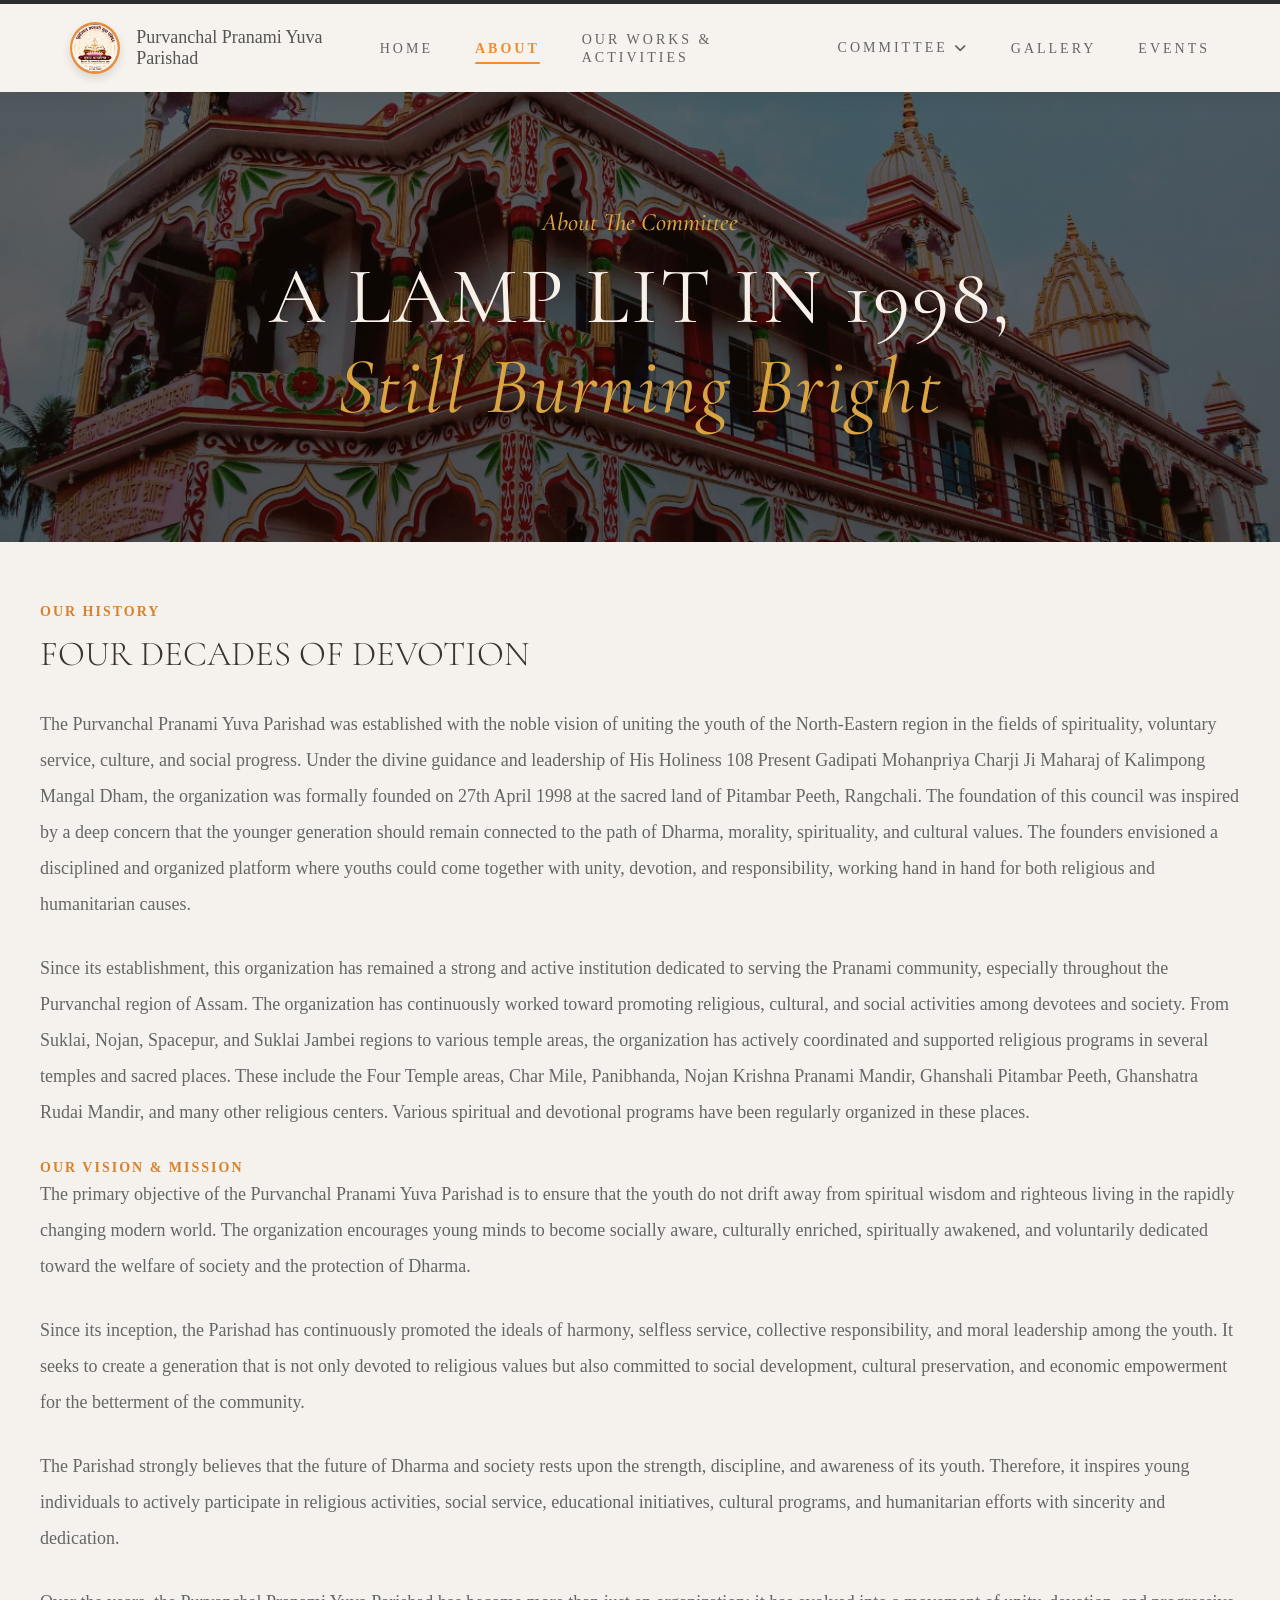
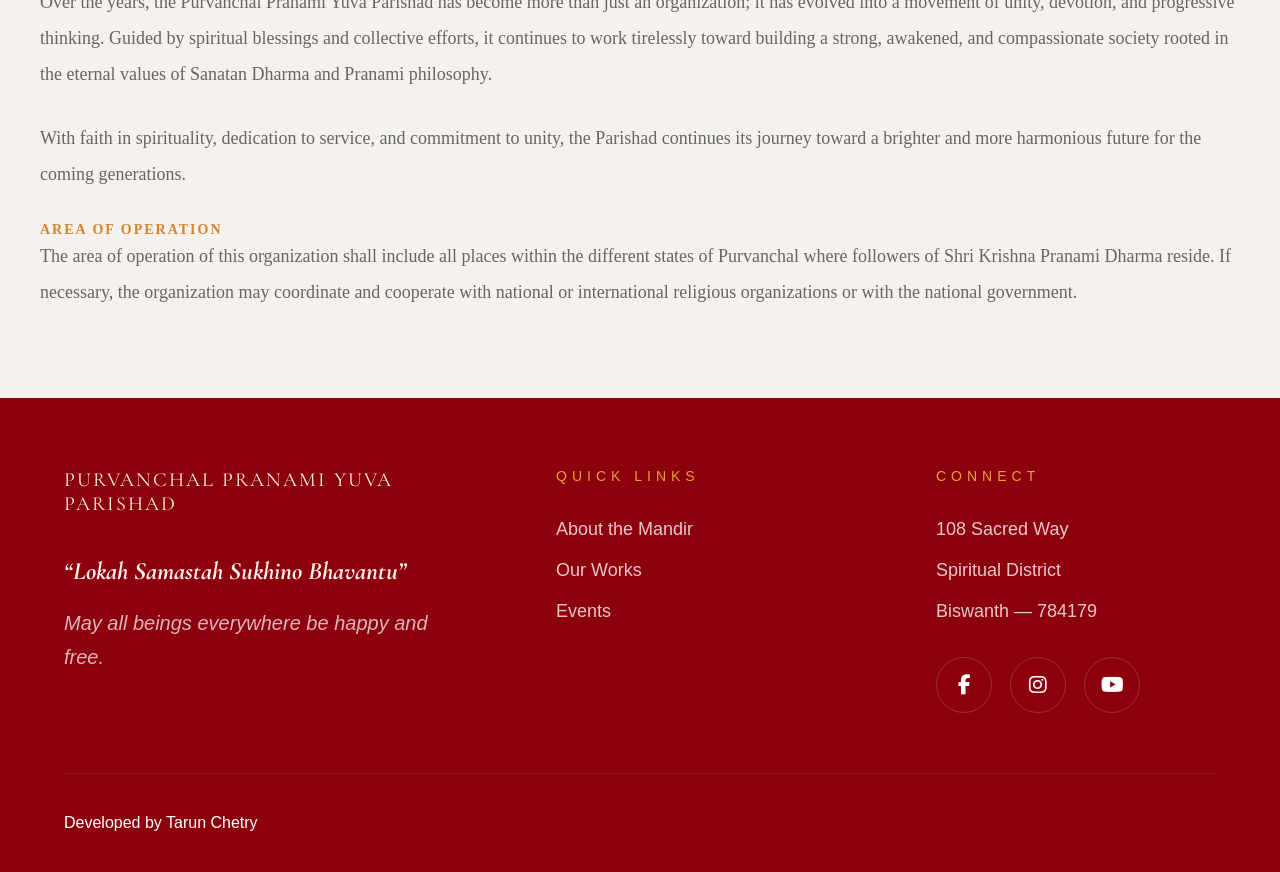
<file: about.html>
<!DOCTYPE html>
<html lang="en">
<head>
    <meta charset="UTF-8">
    <meta name="viewport" content="width=device-width, initial-scale=1.0">
    <title>About</title>
    <link href="https://fonts.googleapis.com/css2?family=Cormorant+Garamond:wght@300;400;500;600&family=Inter:wght@300;400;500&display=swap" rel="stylesheet">
    <link rel="stylesheet" href="https://cdnjs.cloudflare.com/ajax/libs/font-awesome/6.5.1/css/all.min.css"/>
    <style>
        * {
      margin: 0;
      padding: 0;
      box-sizing: border-box;
    }

    body {
      /* font-family: "Poppins", sans-serif; */
      background: #f5f2ed;
    }

    /* NAVBAR */
    .navbar {
      width: 100%;
      position: sticky;
      top: 0;
      z-index: 9999;
      background: #f6f2ed;
      border-top: 4px solid #2d2d2d;
      padding: 18px 70px;
      display: flex;
      align-items: center;
      justify-content: space-between;
      box-shadow: 0 4px 18px rgba(0, 0, 0, 0.08);
    }

    /* LEFT LOGO */
    .logo {
      display: flex;
      align-items: center;
      gap: 16px;
    }

    .logo-circle {
      width: 52px;
      height: 52px;
      background: #fff;
      border-radius: 50%;
      display: flex;
      align-items: center;
      justify-content: center;
      overflow: hidden;
      border: 2px solid #ef8c2f;
      box-shadow: 0 4px 10px rgba(0, 0, 0, 0.12);
    }

    .logo-circle img {
      width: 100%;
      height: 100%;
      object-fit: cover;
      display: block;
    }

    .logo-text {
      font-family: "Cinzel", serif;
      font-size: 18px;
      /* letter-spacing: px; */
      color: #555;
      font-weight: 500;
    }

    /* NAV LINKS */
    .nav-links {
      display: flex;
      align-items: center;
      gap: 42px;
      list-style: none;
    }

    .nav-links a {
      text-decoration: none;
      color: #666;
      font-size: 14px;
      font-weight: 400;
      letter-spacing: 3px;
      transition: 0.3s ease;
      position: relative;
    }

    .nav-links a:hover {
      color: #ef8c2f;
    }

    .nav-links .active {
      color: #ef8c2f;
      font-weight: 600;
    }

    .nav-links .active::after {
      content: "";
      position: absolute;
      left: 0;
      right: 0;
      bottom: -8px;
      height: 2px;
      background: #ef8c2f;
      border-radius: 999px;
    }


    /* RESPONSIVE */
    @media (max-width: 1200px) {
      .navbar {
        flex-direction: column;
        gap: 20px;
      }

      .nav-links {
        flex-wrap: wrap;
        justify-content: center;
        gap: 20px;
      }
    }

    @media (max-width: 768px) {
      .navbar {
        padding: 20px;
      }

      .logo-text {
        font-size: 15px;
        letter-spacing: 3px;
      }

      .nav-links a {
        font-size: 12px;
      }

      .darshan-btn {
        padding: 12px 22px;
        font-size: 12px;
      }
    }


    /* HERO SECTION */

    .hero{
      width:100%;
      height:50vh;
      position:relative;
      background:
      linear-gradient(rgba(20,10,5,0.60),rgba(20,10,5,0.65)),
      url('aboutmandir.png') center/cover no-repeat;
      display:flex;
      justify-content:center;
      align-items:center;
      text-align:center;
      padding:20px;
    }

    /* DARK OVERLAY */

    .hero::before{
      content:'';
      position:absolute;
      inset:0;
      background:linear-gradient(
      to bottom,
      /* rgba(72,20,0,0.25), */
      /* rgba(0,0,0,0.45) */
      );
    }

    /* CONTENT */

    .hero-content{
      position:relative;
      z-index:2;
      max-width:1100px;
      color:white;
    }

    /* SANSKRIT TEXT */

    .subtitle{
      color:#d9a441;
      font-size:25px;
      font-family:'Cormorant Garamond', serif;
      font-style:italic;
      margin-bottom:20px;
      font-weight:500;
    }

    /* MAIN TITLE */

    .main-title{
      font-family:'Cormorant Garamond', serif;
      font-size:80px;
      line-height:1;
      font-weight:400;
      letter-spacing:2px;
      color:#f7f1ea;
      text-transform:uppercase;
    }

    .highlight{
      display:block;
      color:#d9a441;
      font-style:italic;
      margin-top:10px;
      text-transform:none;
    }

    /* DESCRIPTION */

    .description{
      max-width:850px;
      margin:35px auto;
      font-size:22px;
      line-height:1.7;
      color:rgba(255,255,255,0.88);
      font-weight:300;
    }

    /* BUTTONS */

    .hero-buttons{
      display:flex;
      justify-content:center;
      gap:22px;
      flex-wrap:wrap;
      margin-top:45px;
    }

    .btn{
      padding:15px 20px;
      text-decoration:none;
      border-radius:20px;
      font-size:15px;
      letter-spacing:1px;
      font-weight:500;
      transition:0.4s ease;
      text-transform:uppercase;
    }

    .primary-btn{
      background:#ef9133;
      color:white;
      box-shadow:0 10px 30px rgba(239,145,51,0.35);
    }

    .primary-btn:hover{
      background:#ff9f3f;
      transform:translateY(-4px);
    }

    .secondary-btn{
      border:1px solid rgba(255,255,255,0.25);
      color:white;
      background:rgba(255,255,255,0.05);
      backdrop-filter:blur(4px);
    }

    .secondary-btn:hover{
      background:white;
      color:#111;
    }

    /* SCROLL ICON */

    .scroll-down{
      position:absolute;
      bottom:28px;
      left:50%;
      transform:translateX(-50%);
      font-size:42px;
      color:rgba(255,255,255,0.7);
      animation:bounce 2s infinite;
      z-index:2;
    }

    @keyframes bounce{
      0%,20%,50%,80%,100%{
        transform:translateX(-50%) translateY(0);
      }

      40%{
        transform:translateX(-50%) translateY(-12px);
      }

      60%{
        transform:translateX(-50%) translateY(-6px);
      }
    }

    /* RESPONSIVE */

    @media(max-width:1200px){

      .main-title{
        font-size:90px;
      }

      .subtitle{
        font-size:28px;
      }
    }

    @media(max-width:768px){

      .hero{
        height:auto;
        min-height:100vh;
        padding:120px 20px;
      }

      .main-title{
        font-size:58px;
      }

      .subtitle{
        font-size:24px;
      }

      .description{
        font-size:18px;
        line-height:1.6;
      }

      .btn{
        width:100%;
        max-width:320px;
      }
    }

    @media(max-width:480px){

      .main-title{
        font-size:46px;
      }

      .subtitle{
        font-size:20px;
      }

      .description{
        font-size:16px;
      }
    }


    .history-section{
      width:100%;
      min-height:100vh;
      display:flex;
      justify-content:center;
      align-items:center;
      padding:60px 20px;
    }

    .history-container{
      max-width:1200px;
      width:100%;
      display:grid;
      /* grid-template-columns:1fr 1fr; */
      gap:60px;
      align-items:center;
    }

    /* .history-image img{
      width:100%;
      height:700px;
      object-fit:cover;
      border-radius:20px;
      box-shadow:0 15px 35px rgba(0,0,0,0.15);
    } */

    .history-content small{
      color:#d9822b;
      letter-spacing:2px;
      text-transform:uppercase;
      font-size:14px;
      font-weight:600;
    }

    .history-content h1{
      font-family:'Cormorant Garamond', serif;
      font-size:35px;
      line-height:0.95;
      font-weight:300;
      margin:18px 0 35px;
      color:#3d332d;
    }

    .history-content p{
      font-size:18px;
      line-height:2;
      margin-bottom:28px;
      color:#666;
    }

    @media(max-width:950px){

      .history-container{
        grid-template-columns:1fr;
      }

      .history-image img{
        height:500px;
      }

      .history-content h1{
        font-size:52px;
      }
    }

    @media(max-width:600px){

      .history-section{
        padding:40px 15px;
      }

      .history-image img{
        height:400px;
      }

      .history-content h1{
        font-size:40px;
      }

      .history-content p{
        font-size:16px;
        line-height:1.8;
      }
    }

    .timing-section{
      width:100%;
      min-height:100vh;
      padding:50px 20px;
      display:flex;
      justify-content:center;
      align-items:flex-start;
    }

    .container{
      width:100%;
      max-width:1200px;
    }

    /* Heading */

    .section-title{
      text-align:center;
      margin-bottom:50px;
    }

    .section-title span{
      display:block;
      color:#e58b3b;
      font-size:14px;
      letter-spacing:2px;
      font-weight:600;
      margin-bottom:15px;
      text-transform:uppercase;
    }

    .section-title h1{
      font-family:'Cormorant Garamond', serif;
      font-size:72px;
      font-weight:300;
      color:#403632;
      line-height:1;
    }

    .underline{
      width:120px;
      height:2px;
      background:#d6b26b;
      margin:28px auto 0;
    }

    /* Table */

    .timing-table{
      background:#ffffff;
      border-radius:22px;
      overflow:hidden;
      box-shadow:0 4px 15px rgba(0,0,0,0.06);
      border:1px solid #e7ddd3;
    }

    .timing-row{
      display:grid;
      grid-template-columns:220px 1fr 1.5fr;
      align-items:center;
      padding:0px 40px;
      border-bottom:1px solid #e9dfd5;
    }

    .timing-row:last-child{
      border-bottom:none;
    }

    .time{
      color:#f08b42;
      font-size:18px;
      font-family:'Cormorant Garamond', serif;
      font-weight:500;
    }

    .ritual{
      font-family:'Cormorant Garamond', serif;
      font-size:20px;
      color:#4a3f39;
      font-weight:500;
      letter-spacing:0.5px;
    }

    .description{
      font-size:18px;
      color:#777;
      line-height:1.7;
    }

    /* Responsive */

    @media(max-width:900px){

      .section-title h1{
        font-size:50px;
      }

      .timing-row{
        grid-template-columns:1fr;
        gap:12px;
        padding:28px;
      }

      .ritual{
        font-size:24px;
      }

    }

    @media(max-width:600px){

      .section-title h1{
        font-size:38px;
      }

      .section-title span{
        font-size:12px;
        letter-spacing:4px;
      }

      .description{
        font-size:16px;
      }

      .time{
        font-size:22px;
      }

    }

    /* ===== FOOTER ===== */

.mandir-footer{
  background:#8c000d;
  padding:70px 5% 40px;
  color:white;
  font-family:'Poppins',sans-serif;
}

/* CONTAINER */

.mandir-footer-container{
  display:grid;
  grid-template-columns:1.4fr 1fr 1fr;
  gap:100px;
  padding-bottom:60px;
  border-bottom:1px solid rgba(255,255,255,0.08);
}

/* BRAND */

.mandir-footer-brand{
  max-width:520px;
}

/* LOGO */

.mandir-footer-logo-wrap{
  display:flex;
  align-items:center;
  gap:16px;
  margin-bottom:40px;
}

.mandir-footer-logo-circle{
  width:44px;
  height:44px;
  border-radius:50%;
  background:white;
  color:#8c000d;
  display:flex;
  align-items:center;
  justify-content:center;
  font-size:24px;
  font-weight:bold;
}

.mandir-footer-logo-text{
  font-family:'Cormorant Garamond',serif;
  font-size:20px;
  letter-spacing:2px;
  color:#fff5eb;
}

/* QUOTE */

.mandir-footer-quote{
  font-family:'Cormorant Garamond',serif;
  font-size:25px;
  line-height:1.2;
  font-style:italic;
  color:#fff5ec;
  margin-bottom:20px;
}

.mandir-footer-subtitle{
  font-size:20px;
  color:rgba(255,255,255,0.7);
  font-style:italic;
  line-height:1.7;
}

/* TITLES */

.mandir-footer-heading{
  color:#e7a137;
  font-size:14px;
  letter-spacing:5px;
  text-transform:uppercase;
  margin-bottom:35px;
  font-weight:500;
}

/* LINKS */

.mandir-footer-links{
  list-style:none;
}

.mandir-footer-links li{
  margin-bottom:20px;
}

.mandir-footer-links li a{
  text-decoration:none;
  color:rgba(255,255,255,0.78);
  font-size:18px;
  transition:0.3s;
}

.mandir-footer-links li a:hover{
  color:white;
  padding-left:6px;
}

/* CONTACT */

.mandir-footer-contact-area p{
  color:rgba(255,255,255,0.78);
  margin-bottom:20px;
  font-size:18px;
}

/* SOCIAL ICONS */

.mandir-footer-socials{
  display:flex;
  gap:18px;
  margin-top:35px;
}

.mandir-footer-socials a{
  width:56px;
  height:56px;
  border-radius:50%;
  border:1px solid rgba(255,255,255,0.18);
  display:flex;
  align-items:center;
  justify-content:center;
  color:white;
  text-decoration:none;
  font-size:20px;
  transition:0.3s;
}

.mandir-footer-socials a:hover{
  background:white;
  color:#8c000d;
  transform:translateY(-5px);
}

/* BOTTOM */

.mandir-footer-bottom{
  display:flex;
  justify-content:space-between;
  align-items:center;
  flex-wrap:wrap;
  gap:20px;
  padding-top:40px;
}

.mandir-footer-bottom p{
  color:rgba(255,255,255,0.55);
  font-size:15px;
  letter-spacing:4px;
  text-transform:uppercase;
}

/* RESPONSIVE */

@media(max-width:1200px){

  .mandir-footer-container{
    grid-template-columns:1fr 1fr;
  }

  .mandir-footer-brand{
    grid-column:1/-1;
  }
}

@media(max-width:768px){

  .mandir-footer{
    padding:70px 25px 35px;
  }

  .mandir-footer-container{
    grid-template-columns:1fr;
    gap:60px;
  }

  .mandir-footer-logo-text{
    font-size:24px;
    letter-spacing:3px;
  }

  .mandir-footer-quote{
    font-size:42px;
  }

  .mandir-footer-subtitle{
    font-size:18px;
  }

  .mandir-footer-bottom{
    flex-direction:column;
    align-items:flex-start;
  }

  .mandir-footer-bottom p{
    letter-spacing:2px;
    line-height:1.6;
  }
}

@media(max-width:480px){

  .mandir-footer-quote{
    font-size:34px;
  }

  .mandir-footer-socials a{
    width:48px;
    height:48px;
  }
}
    </style>
    <link rel="stylesheet" href="nav-mobile.css">
</head>
<body>
    <nav class="navbar">
    <!-- LOGO -->
    <div class="logo">
      <div class="logo-circle">
        <img src="logo.jpeg" alt="Purvanchal Pranami Yuva Parishad logo">
      </div>
      <div class="logo-text">Purvanchal Pranami Yuva Parishad</div>
    </div>

    <button class="mobile-menu-btn" type="button" aria-label="Open navigation" aria-expanded="false">
      <span></span>
      <span></span>
      <span></span>
    </button>

    <!-- NAV LINKS -->
    <ul class="nav-links">
      <li><a href="index.html">HOME</a></li>
      <li><a href="about.html" class="active">ABOUT</a></li>
      <li><a href="our-works.html">OUR WORKS & ACTIVITIES</a></li>
      <li class="dropdown">
        <a href="#">
          COMMITTEE
          <i class="fa-solid fa-angle-down"></i>
        </a>
        <ul class="dropdown-menu">
          <li><a href="present-committee.html">Present Committee Members</a></li>
          <li><a href="previous-committee.html">Previous Committee Members</a></li>
        </ul>
      </li>
      <li><a href="Gallery.html">GALLERY</a></li>
      <li><a href="Events.html">EVENTS</a></li>
      <!-- <li><a href="#">DONATE</a></li> -->
      <!-- <li><a href="#">CONTACT</a></li> -->
    </ul>
  </nav>

  <section class="hero">
    <div class="hero-content">
      <h3 class="subtitle">About The Committee</h3>
      <h1 class="main-title">
        A Lamp Lit in 1998,
        <span class="highlight">Still Burning Bright</span>
      </h1>
    </div>
  </section>

  <section class="history-section">

    <div class="history-container">

      <!-- Left Image -->
      <!-- <div class="history-image">
        <img src="aboutmandir.png" alt="Temple Image">
      </div> -->

      <!-- Right Content -->
      <div class="history-content">

        <small>OUR HISTORY</small>

        <h1>
          FOUR DECADES OF DEVOTION
        </h1>

        <p>
          The Purvanchal Pranami Yuva Parishad was established with the noble vision of uniting the youth of the North-Eastern region in the fields of spirituality, voluntary service, culture, and social progress. Under the divine guidance and leadership of His Holiness 108 Present Gadipati Mohanpriya Charji Ji Maharaj of Kalimpong Mangal Dham, the organization was formally founded on 27th April 1998 at the sacred land of Pitambar Peeth, Rangchali. The foundation of this council was inspired by a deep concern that the younger generation should remain connected to the path of Dharma, morality, spirituality, and cultural values. The founders envisioned a disciplined and organized platform where youths could come together with unity, devotion, and responsibility, working hand in hand for both religious and humanitarian causes.
        </p>

        <p>
          Since its establishment, this organization has remained a strong and active institution dedicated to serving the Pranami community, especially throughout the Purvanchal region of Assam. The organization has continuously worked toward promoting religious, cultural, and social activities among devotees and society.
          From Suklai, Nojan, Spacepur, and Suklai Jambei regions to various temple areas, the organization has actively coordinated and supported religious programs in several temples and sacred places. These include the Four Temple areas, Char Mile, Panibhanda, Nojan Krishna Pranami Mandir, Ghanshali Pitambar Peeth, Ghanshatra Rudai Mandir, and many other religious centers. Various spiritual and devotional programs have been regularly organized in these places.
        </p>

        <div class="history-content">
            <small>OUR VISION & MISSION</small>

            <p>
            The primary objective of the Purvanchal Pranami Yuva Parishad is to ensure that the youth do not drift away from spiritual wisdom and righteous living in the rapidly changing modern world. The organization encourages young minds to become socially aware, culturally enriched, spiritually awakened, and voluntarily dedicated toward the welfare of society and the protection of Dharma.
            </p>

            <p>
                Since its inception, the Parishad has continuously promoted the ideals of harmony, selfless service, collective responsibility, and moral leadership among the youth. It seeks to create a generation that is not only devoted to religious values but also committed to social development, cultural preservation, and economic empowerment for the betterment of the community.
            </p>

            <p>
              The Parishad strongly believes that the future of Dharma and society rests upon the strength, discipline, and awareness of its youth. Therefore, it inspires young individuals to actively participate in religious activities, social service, educational initiatives, cultural programs, and humanitarian efforts with sincerity and dedication.
            </p>

            <p>
              Over the years, the Purvanchal Pranami Yuva Parishad has become more than just an organization; it has evolved into a movement of unity, devotion, and progressive thinking. Guided by spiritual blessings and collective efforts, it continues to work tirelessly toward building a strong, awakened, and compassionate society rooted in the eternal values of Sanatan Dharma and Pranami philosophy.
            </p>

            <p>
              With faith in spirituality, dedication to service, and commitment to unity, the Parishad continues its journey toward a brighter and more harmonious future for the coming generations.
            </p>
        </div>

        <div class="history-content">
            <small>Area of Operation</small>

            <p>
              The area of operation of this organization shall include all places within the different states of Purvanchal where followers of Shri Krishna Pranami Dharma reside. If necessary, the organization may coordinate and cooperate with national or international religious organizations or with the national government.
            </p>

        </div>

        </div>
    </div>
  </section>

  <footer class="mandir-footer">

  <div class="mandir-footer-container">

    <!-- LEFT SIDE -->

    <div class="mandir-footer-brand">

      <div class="mandir-footer-logo-wrap">

        <!-- <div class="mandir-footer-logo-circle">
          <img src="logo.jpeg" alt="Purvanchal Pranami Yuva Parishad logo">
        </div> -->

        <div class="mandir-footer-logo-text">
          PURVANCHAL PRANAMI YUVA PARISHAD
        </div>

      </div>

      <h2 class="mandir-footer-quote">
        “Lokah Samastah Sukhino Bhavantu”
      </h2>

      <p class="mandir-footer-subtitle">
        May all beings everywhere be happy and free.
      </p>

    </div>

    <!-- QUICK LINKS -->

    <div class="mandir-footer-links-area">

      <h4 class="mandir-footer-heading">
        Quick Links
      </h4>

      <ul class="mandir-footer-links">

        <li><a href="about.html">About the Mandir</a></li>
        <li><a href="our-works.html">Our Works</a></li>
        <li><a href="Events.html">Events</a></li>

      </ul>

    </div>

    <!-- CONTACT -->

    <div class="mandir-footer-contact-area">

      <h4 class="mandir-footer-heading">
        Connect
      </h4>

      <p>108 Sacred Way</p>
      <p>Spiritual District</p>
      <p>Biswanth — 784179</p>

      <!-- SOCIAL -->

      <div class="mandir-footer-socials">

        <a href="#">
          <i class="fab fa-facebook-f"></i>
        </a>

        <a href="#">
          <i class="fab fa-instagram"></i>
        </a>

        <a href="#">
          <i class="fab fa-youtube"></i>
        </a>

      </div>

    </div>

  </div>

  <!-- BOTTOM -->

  <div class="mandir-footer-bottom">Developed by Tarun Chetry</div>

</footer>

<script src="nav.js"></script>
</body>
</html>
</file>
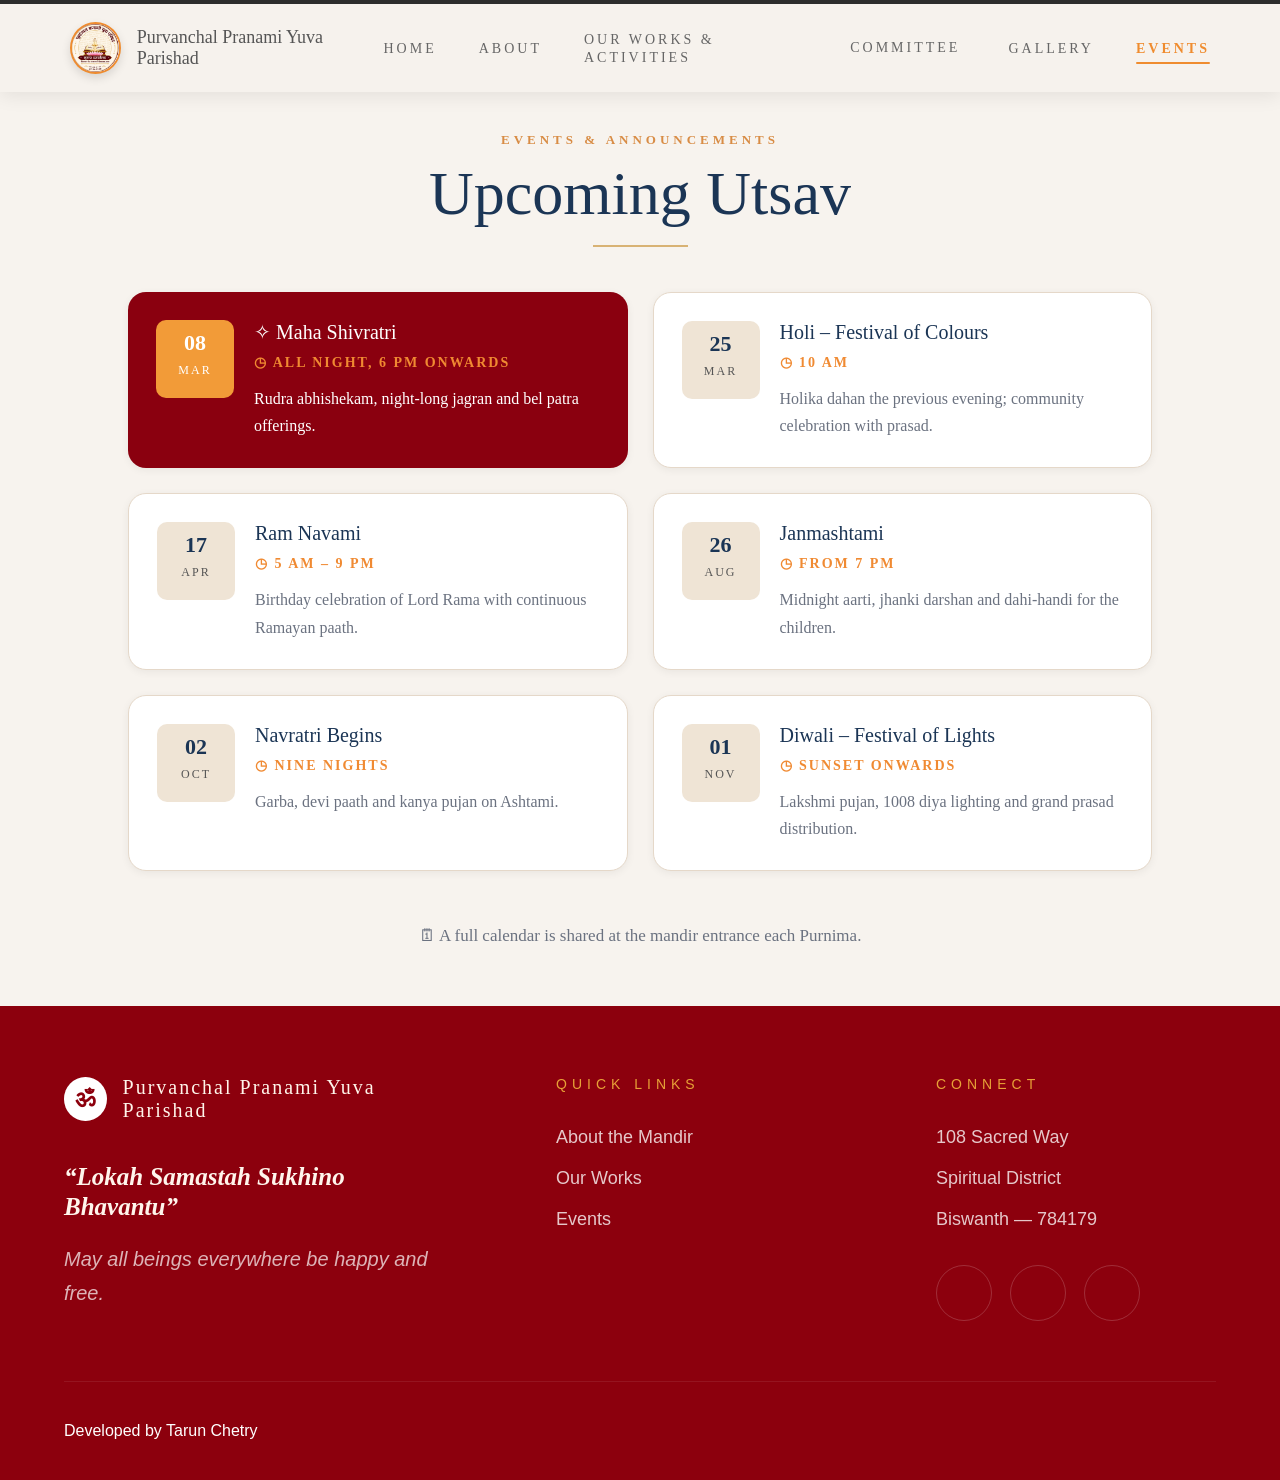
<file: Events.html>
<!DOCTYPE html>
<html lang="en">
<head>
    <meta charset="UTF-8">
    <meta name="viewport" content="width=device-width, initial-scale=1.0">
    <title>Events</title>
    <style>
        * {
      margin: 0;
      padding: 0;
      box-sizing: border-box;
    }

    body {
      /* font-family: "Poppins", sans-serif; */
      background: #f5f2ed;
    }

    /* NAVBAR */
    .navbar {
      width: 100%;
      position: sticky;
      top: 0;
      z-index: 9999;
      background: #f6f2ed;
      border-top: 4px solid #2d2d2d;
      padding: 18px 70px;
      display: flex;
      align-items: center;
      justify-content: space-between;
      box-shadow: 0 4px 18px rgba(0, 0, 0, 0.08);
    }

    /* LEFT LOGO */
    .logo {
      display: flex;
      align-items: center;
      gap: 16px;
    }

    .logo-circle {
      width: 52px;
      height: 52px;
      background: #fff;
      border-radius: 50%;
      display: flex;
      align-items: center;
      justify-content: center;
      overflow: hidden;
      border: 2px solid #ef8c2f;
      box-shadow: 0 4px 10px rgba(0, 0, 0, 0.12);
    }

    .logo-circle img {
      width: 100%;
      height: 100%;
      object-fit: cover;
      display: block;
    }

    .logo-text {
      font-family: "Cinzel", serif;
      font-size: 18px;
      /* letter-spacing: px; */
      color: #555;
      font-weight: 500;
    }

    /* NAV LINKS */
    .nav-links {
      display: flex;
      align-items: center;
      gap: 42px;
      list-style: none;
    }

    .nav-links a {
      text-decoration: none;
      color: #666;
      font-size: 14px;
      font-weight: 400;
      letter-spacing: 3px;
      transition: 0.3s ease;
      position: relative;
    }

    .nav-links a:hover {
      color: #ef8c2f;
    }

    .nav-links .active {
      color: #ef8c2f;
      font-weight: 600;
    }

    .nav-links .active::after {
      content: "";
      position: absolute;
      left: 0;
      right: 0;
      bottom: -8px;
      height: 2px;
      background: #ef8c2f;
      border-radius: 999px;
    }


    /* RESPONSIVE */
    @media (max-width: 1200px) {
      .navbar {
        flex-direction: column;
        gap: 20px;
      }

      .nav-links {
        flex-wrap: wrap;
        justify-content: center;
        gap: 20px;
      }
    }

    @media (max-width: 768px) {
      .navbar {
        padding: 20px;
      }

      .logo-text {
        font-size: 15px;
        letter-spacing: 3px;
      }

      .nav-links a {
        font-size: 12px;
      }

      .darshan-btn {
        padding: 12px 22px;
        font-size: 12px;
      }
    }

    *{
    margin:0;
    padding:0;
    box-sizing:border-box;
}

body{
    background:#f7f3ee;
    font-family:Georgia, serif;
}

.utsav-section{
    width:80%;
    margin:auto;
    padding:40px 0 60px;
}

.title-box{
    text-align:center;
    margin-bottom:45px;
}

.title-box p{
    color:#d88c45;
    letter-spacing:4px;
    font-size:13px;
    font-weight:600;
    margin-bottom:10px;
}

.title-box h2{
    font-size:62px;
    color:#1b3555;
    font-weight:500;
    text-transform:capitalize;
}

.line{
    width:95px;
    height:2px;
    background:#d8b274;
    margin:16px auto;
}

.utsav-grid{
    display:grid;
    grid-template-columns:repeat(2,1fr);
    gap:25px;
}

.event-card{
    background:#fff;
    border:1px solid #e5d8c9;
    border-radius:18px;
    padding:28px;
    display:flex;
    gap:20px;
    align-items:flex-start;
    box-shadow:0 2px 8px rgba(0,0,0,.06);
    transition:.3s;
}

.event-card:hover{
    transform:translateY(-4px);
}

.active{
    color:white;
    border:none;
}

.date-box{
    min-width:78px;
    height:78px;
    background:#efe4d5;
    border-radius:10px;
    text-align:center;
    padding-top:10px;
}

.active .date-box{
    background:#f29b38;
    color:white;
}

.date-box h3{
    font-size:22px;
    margin-bottom:4px;
    color:#1b3555;
}

.date-box span{
    font-size:12px;
    letter-spacing:2px;
    color:#555;
}

.active .date-box h3,
.active .date-box span{
    color:white;
}

.event-info h3{
    font-size:20px;
    color:#1b3555;
    margin-bottom:10px;
    font-weight:500;
}

.event-info h4{
    color:#f08a32;
    font-size:14px;
    letter-spacing:2px;
    margin-bottom:14px;
}

.event-info p{
    color:#6b7280;
    line-height:1.7;
    font-size:16px;
}

.active .event-info h3,
.active .event-info p{
    color:white;
}

.bottom-note{
    text-align:center;
    margin-top:55px;
    color:#6b7280;
    font-size:17px;
}

@media(max-width:900px){

    .utsav-grid{
        grid-template-columns:1fr;
    }

    .title-box h2{
        font-size:42px;
    }

    .event-card{
        flex-direction:column;
    }
}

/* ===== FOOTER ===== */

.mandir-footer{
  background:#8c000d;
  padding:70px 5% 40px;
  color:white;
  font-family:'Poppins',sans-serif;
}

/* CONTAINER */

.mandir-footer-container{
  display:grid;
  grid-template-columns:1.4fr 1fr 1fr;
  gap:100px;
  padding-bottom:60px;
  border-bottom:1px solid rgba(255,255,255,0.08);
}

/* BRAND */

.mandir-footer-brand{
  max-width:520px;
}

/* LOGO */

.mandir-footer-logo-wrap{
  display:flex;
  align-items:center;
  gap:16px;
  margin-bottom:40px;
}

.mandir-footer-logo-circle{
  width:44px;
  height:44px;
  border-radius:50%;
  background:white;
  color:#8c000d;
  display:flex;
  align-items:center;
  justify-content:center;
  font-size:24px;
  font-weight:bold;
}

.mandir-footer-logo-text{
  font-family:'Cormorant Garamond',serif;
  font-size:20px;
  letter-spacing:2px;
  color:#fff5eb;
}

/* QUOTE */

.mandir-footer-quote{
  font-family:'Cormorant Garamond',serif;
  font-size:25px;
  line-height:1.2;
  font-style:italic;
  color:#fff5ec;
  margin-bottom:20px;
}

.mandir-footer-subtitle{
  font-size:20px;
  color:rgba(255,255,255,0.7);
  font-style:italic;
  line-height:1.7;
}

/* TITLES */

.mandir-footer-heading{
  color:#e7a137;
  font-size:14px;
  letter-spacing:5px;
  text-transform:uppercase;
  margin-bottom:35px;
  font-weight:500;
}

/* LINKS */

.mandir-footer-links{
  list-style:none;
}

.mandir-footer-links li{
  margin-bottom:20px;
}

.mandir-footer-links li a{
  text-decoration:none;
  color:rgba(255,255,255,0.78);
  font-size:18px;
  transition:0.3s;
}

.mandir-footer-links li a:hover{
  color:white;
  padding-left:6px;
}

/* CONTACT */

.mandir-footer-contact-area p{
  color:rgba(255,255,255,0.78);
  margin-bottom:20px;
  font-size:18px;
}

/* SOCIAL ICONS */

.mandir-footer-socials{
  display:flex;
  gap:18px;
  margin-top:35px;
}

.mandir-footer-socials a{
  width:56px;
  height:56px;
  border-radius:50%;
  border:1px solid rgba(255,255,255,0.18);
  display:flex;
  align-items:center;
  justify-content:center;
  color:white;
  text-decoration:none;
  font-size:20px;
  transition:0.3s;
}

.mandir-footer-socials a:hover{
  background:white;
  color:#8c000d;
  transform:translateY(-5px);
}

/* BOTTOM */

.mandir-footer-bottom{
  display:flex;
  justify-content:space-between;
  align-items:center;
  flex-wrap:wrap;
  gap:20px;
  padding-top:40px;
}

.mandir-footer-bottom p{
  color:rgba(255,255,255,0.55);
  font-size:15px;
  letter-spacing:4px;
  text-transform:uppercase;
}

/* RESPONSIVE */

@media(max-width:1200px){

  .mandir-footer-container{
    grid-template-columns:1fr 1fr;
  }

  .mandir-footer-brand{
    grid-column:1/-1;
  }
}

@media(max-width:768px){

  .mandir-footer{
    padding:70px 25px 35px;
  }

  .mandir-footer-container{
    grid-template-columns:1fr;
    gap:60px;
  }

  .mandir-footer-logo-text{
    font-size:24px;
    letter-spacing:3px;
  }

  .mandir-footer-quote{
    font-size:42px;
  }

  .mandir-footer-subtitle{
    font-size:18px;
  }

  .mandir-footer-bottom{
    flex-direction:column;
    align-items:flex-start;
  }

  .mandir-footer-bottom p{
    letter-spacing:2px;
    line-height:1.6;
  }
}

@media(max-width:480px){

  .mandir-footer-quote{
    font-size:34px;
  }

  .mandir-footer-socials a{
    width:48px;
    height:48px;
  }
}
    </style>
    <link rel="stylesheet" href="nav-mobile.css">
</head>
<body>
     <nav class="navbar">
    <!-- LOGO -->
    <div class="logo">
      <div class="logo-circle">
        <img src="logo.jpeg" alt="Purvanchal Pranami Yuva Parishad logo">
      </div>
      <div class="logo-text">Purvanchal Pranami Yuva Parishad</div>
    </div>

    <button class="mobile-menu-btn" type="button" aria-label="Open navigation" aria-expanded="false">
      <span></span>
      <span></span>
      <span></span>
    </button>

    <!-- NAV LINKS -->
    <ul class="nav-links">
      <li><a href="index.html">HOME</a></li>
      <li><a href="about.html">ABOUT</a></li>
      <li><a href="our-works.html">OUR WORKS & ACTIVITIES</a></li>
      <li class="dropdown">
        <a href="#">
          COMMITTEE
          <i class="fa-solid fa-angle-down"></i>
        </a>
        <ul class="dropdown-menu">
          <li><a href="present-committee.html">Present Committee Members</a></li>
          <li><a href="previous-committee.html">Previous Committee Members</a></li>
        </ul>
      </li>
      <li><a href="Gallery.html">GALLERY</a></li>
      <li><a href="Events.html" class="active">EVENTS</a></li>
      <!-- <li><a href="#">DONATE</a></li> -->
      <!-- <li><a href="#">CONTACT</a></li> -->
    </ul>
  </nav>

  <section class="utsav-section">

    <div class="title-box">
        <p>EVENTS & ANNOUNCEMENTS</p>
        <h2>Upcoming Utsav</h2>
        <div class="line"></div>
    </div>

    <div class="utsav-grid">

        <!-- Card 1 -->
        <div class="event-card active" style="background: #8a000f;">
            <div class="date-box">
                <h3>08</h3>
                <span>MAR</span>
            </div>

            <div class="event-info">
                <h3>✧ Maha Shivratri</h3>
                <h4>◷ ALL NIGHT, 6 PM ONWARDS</h4>
                <p>Rudra abhishekam, night-long jagran and bel patra offerings.</p>
            </div>
        </div>

        <!-- Card 2 -->
        <div class="event-card">
            <div class="date-box">
                <h3>25</h3>
                <span>MAR</span>
            </div>

            <div class="event-info">
                <h3>Holi – Festival of Colours</h3>
                <h4>◷ 10 AM</h4>
                <p>Holika dahan the previous evening; community celebration with prasad.</p>
            </div>
        </div>

        <!-- Card 3 -->
        <div class="event-card">
            <div class="date-box">
                <h3>17</h3>
                <span>APR</span>
            </div>

            <div class="event-info">
                <h3>Ram Navami</h3>
                <h4>◷ 5 AM – 9 PM</h4>
                <p>Birthday celebration of Lord Rama with continuous Ramayan paath.</p>
            </div>
        </div>

        <!-- Card 4 -->
        <div class="event-card">
            <div class="date-box">
                <h3>26</h3>
                <span>AUG</span>
            </div>

            <div class="event-info">
                <h3>Janmashtami</h3>
                <h4>◷ FROM 7 PM</h4>
                <p>Midnight aarti, jhanki darshan and dahi-handi for the children.</p>
            </div>
        </div>

        <!-- Card 5 -->
        <div class="event-card">
            <div class="date-box">
                <h3>02</h3>
                <span>OCT</span>
            </div>

            <div class="event-info">
                <h3>Navratri Begins</h3>
                <h4>◷ NINE NIGHTS</h4>
                <p>Garba, devi paath and kanya pujan on Ashtami.</p>
            </div>
        </div>

        <!-- Card 6 -->
        <div class="event-card">
            <div class="date-box">
                <h3>01</h3>
                <span>NOV</span>
            </div>

            <div class="event-info">
                <h3>Diwali – Festival of Lights</h3>
                <h4>◷ SUNSET ONWARDS</h4>
                <p>Lakshmi pujan, 1008 diya lighting and grand prasad distribution.</p>
            </div>
        </div>

    </div>

    <div class="bottom-note">
        🗓 A full calendar is shared at the mandir entrance each Purnima.
    </div>

</section>

<!-- ===== FOOTER ===== -->

<footer class="mandir-footer">

  <div class="mandir-footer-container">

    <!-- LEFT SIDE -->

    <div class="mandir-footer-brand">

      <div class="mandir-footer-logo-wrap">

        <div class="mandir-footer-logo-circle">
          ॐ
        </div>

        <div class="mandir-footer-logo-text">
          Purvanchal Pranami Yuva Parishad
        </div>

      </div>

      <h2 class="mandir-footer-quote">
        “Lokah Samastah Sukhino Bhavantu”
      </h2>

      <p class="mandir-footer-subtitle">
        May all beings everywhere be happy and free.
      </p>

    </div>

    <!-- QUICK LINKS -->

    <div class="mandir-footer-links-area">

      <h4 class="mandir-footer-heading">
        Quick Links
      </h4>

      <ul class="mandir-footer-links">

        <li><a href="#">About the Mandir</a></li>
        <li><a href="#">Our Works</a></li>
        <li><a href="#">Events</a></li>

      </ul>

    </div>

    <!-- CONTACT -->

    <div class="mandir-footer-contact-area">

      <h4 class="mandir-footer-heading">
        Connect
      </h4>

      <p>108 Sacred Way</p>
      <p>Spiritual District</p>
      <p>Biswanth — 784179</p>

      <!-- SOCIAL -->

      <div class="mandir-footer-socials">

        <a href="#">
          <i class="fab fa-facebook-f"></i>
        </a>

        <a href="#">
          <i class="fab fa-instagram"></i>
        </a>

        <a href="#">
          <i class="fab fa-youtube"></i>
        </a>

      </div>

    </div>

  </div>

  <!-- BOTTOM -->

  <div class="mandir-footer-bottom">Developed by Tarun Chetry</div>

</footer>
<script src="nav.js"></script>
</body>
</html>
</file>
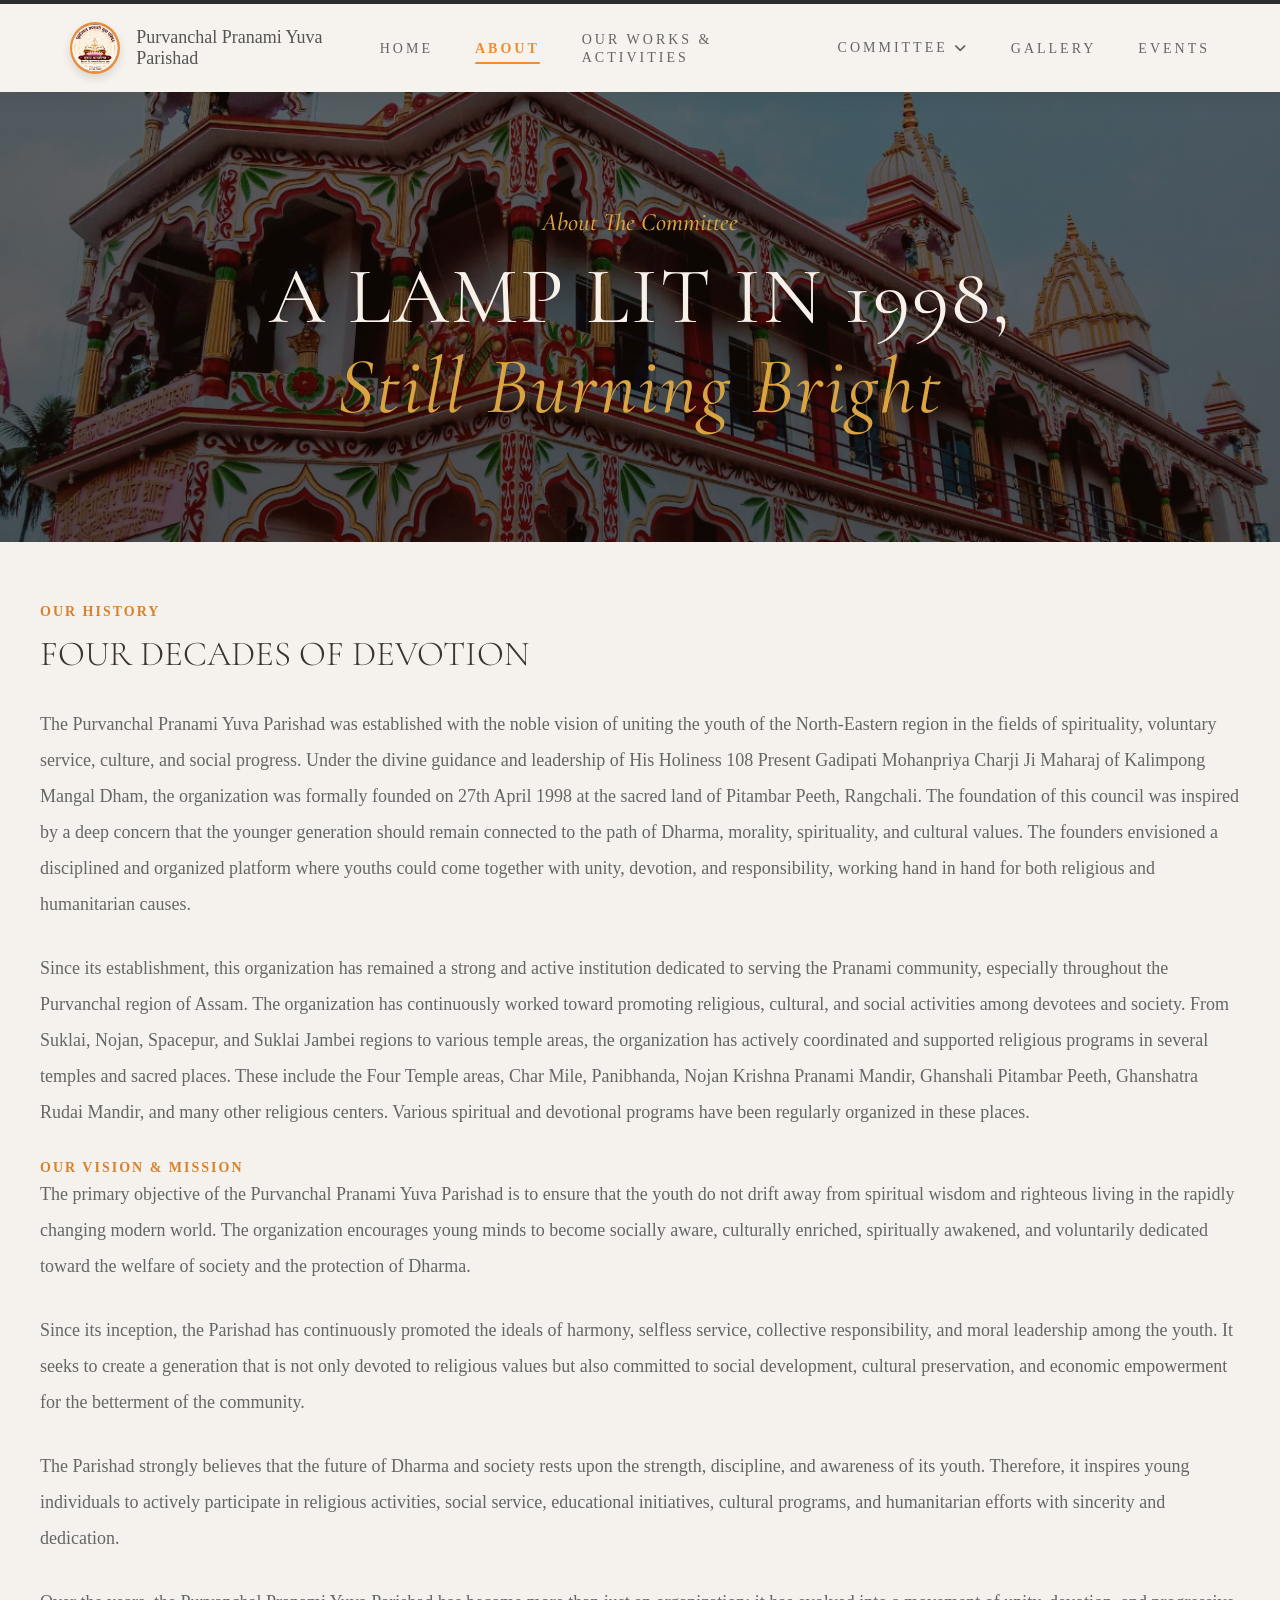
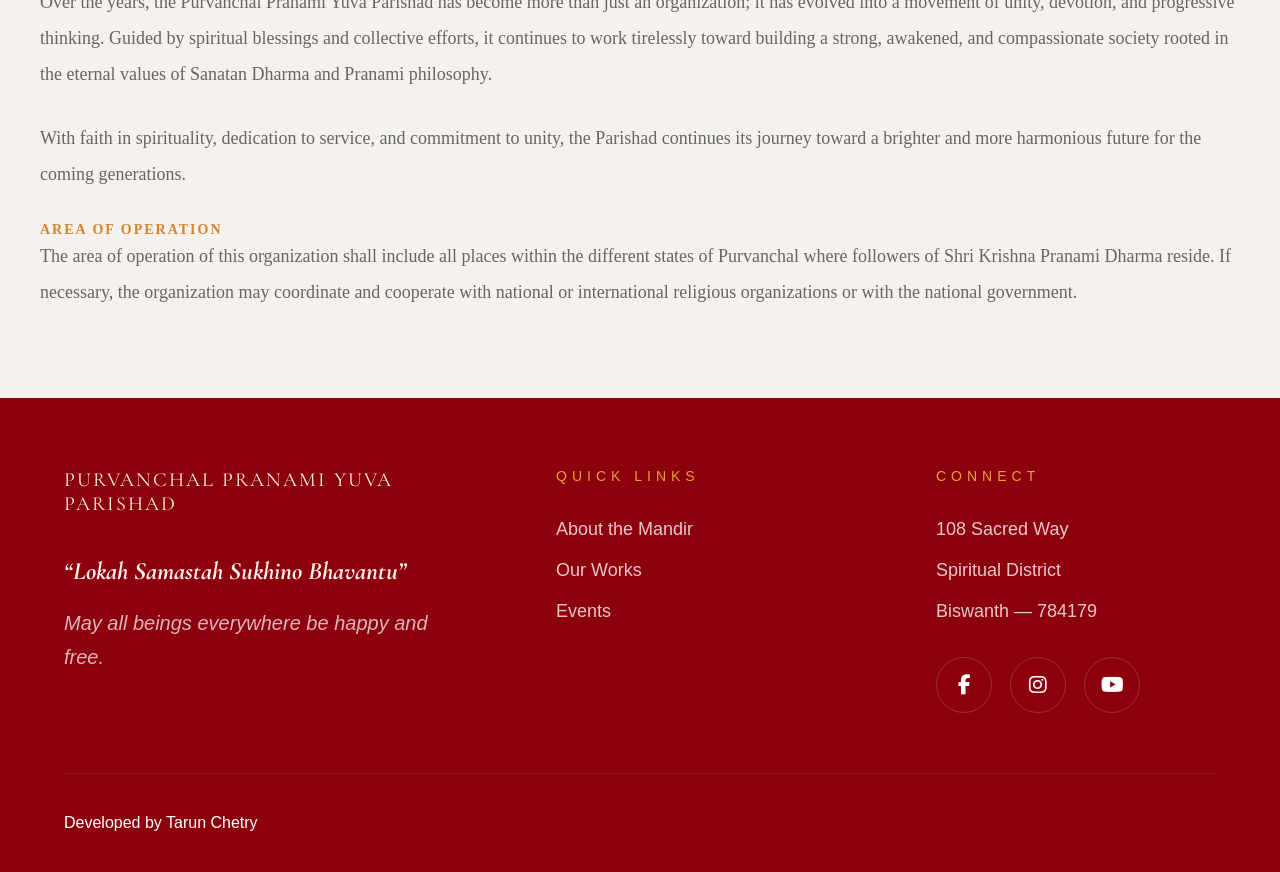
<file: frontend/about.html>
<!DOCTYPE html>
<html lang="en">
<head>
    <meta charset="UTF-8">
    <meta name="viewport" content="width=device-width, initial-scale=1.0">
    <title>About</title>
    <link href="https://fonts.googleapis.com/css2?family=Cormorant+Garamond:wght@300;400;500;600&family=Inter:wght@300;400;500&display=swap" rel="stylesheet">
    <link rel="stylesheet" href="https://cdnjs.cloudflare.com/ajax/libs/font-awesome/6.5.1/css/all.min.css"/>
    <style>
        * {
      margin: 0;
      padding: 0;
      box-sizing: border-box;
    }

    body {
      /* font-family: "Poppins", sans-serif; */
      background: #f5f2ed;
    }

    /* NAVBAR */
    .navbar {
      width: 100%;
      position: sticky;
      top: 0;
      z-index: 9999;
      background: #f6f2ed;
      border-top: 4px solid #2d2d2d;
      padding: 18px 70px;
      display: flex;
      align-items: center;
      justify-content: space-between;
      box-shadow: 0 4px 18px rgba(0, 0, 0, 0.08);
    }

    /* LEFT LOGO */
    .logo {
      display: flex;
      align-items: center;
      gap: 16px;
    }

    .logo-circle {
      width: 52px;
      height: 52px;
      background: #fff;
      border-radius: 50%;
      display: flex;
      align-items: center;
      justify-content: center;
      overflow: hidden;
      border: 2px solid #ef8c2f;
      box-shadow: 0 4px 10px rgba(0, 0, 0, 0.12);
    }

    .logo-circle img {
      width: 100%;
      height: 100%;
      object-fit: cover;
      display: block;
    }

    .logo-text {
      font-family: "Cinzel", serif;
      font-size: 18px;
      /* letter-spacing: px; */
      color: #555;
      font-weight: 500;
    }

    /* NAV LINKS */
    .nav-links {
      display: flex;
      align-items: center;
      gap: 42px;
      list-style: none;
    }

    .nav-links a {
      text-decoration: none;
      color: #666;
      font-size: 14px;
      font-weight: 400;
      letter-spacing: 3px;
      transition: 0.3s ease;
      position: relative;
    }

    .nav-links a:hover {
      color: #ef8c2f;
    }

    .nav-links .active {
      color: #ef8c2f;
      font-weight: 600;
    }

    .nav-links .active::after {
      content: "";
      position: absolute;
      left: 0;
      right: 0;
      bottom: -8px;
      height: 2px;
      background: #ef8c2f;
      border-radius: 999px;
    }


    /* RESPONSIVE */
    @media (max-width: 1200px) {
      .navbar {
        flex-direction: column;
        gap: 20px;
      }

      .nav-links {
        flex-wrap: wrap;
        justify-content: center;
        gap: 20px;
      }
    }

    @media (max-width: 768px) {
      .navbar {
        padding: 20px;
      }

      .logo-text {
        font-size: 15px;
        letter-spacing: 3px;
      }

      .nav-links a {
        font-size: 12px;
      }

      .darshan-btn {
        padding: 12px 22px;
        font-size: 12px;
      }
    }


    /* HERO SECTION */

    .hero{
      width:100%;
      height:50vh;
      position:relative;
      background:
      linear-gradient(rgba(20,10,5,0.60),rgba(20,10,5,0.65)),
      url('frontphoto/aboutmandir.png') center/cover no-repeat;
      display:flex;
      justify-content:center;
      align-items:center;
      text-align:center;
      padding:20px;
    }

    /* DARK OVERLAY */

    .hero::before{
      content:'';
      position:absolute;
      inset:0;
      background:linear-gradient(
      to bottom,
      /* rgba(72,20,0,0.25), */
      /* rgba(0,0,0,0.45) */
      );
    }

    /* CONTENT */

    .hero-content{
      position:relative;
      z-index:2;
      max-width:1100px;
      color:white;
    }

    /* SANSKRIT TEXT */

    .subtitle{
      color:#d9a441;
      font-size:25px;
      font-family:'Cormorant Garamond', serif;
      font-style:italic;
      margin-bottom:20px;
      font-weight:500;
    }

    /* MAIN TITLE */

    .main-title{
      font-family:'Cormorant Garamond', serif;
      font-size:80px;
      line-height:1;
      font-weight:400;
      letter-spacing:2px;
      color:#f7f1ea;
      text-transform:uppercase;
    }

    .highlight{
      display:block;
      color:#d9a441;
      font-style:italic;
      margin-top:10px;
      text-transform:none;
    }

    /* DESCRIPTION */

    .description{
      max-width:850px;
      margin:35px auto;
      font-size:22px;
      line-height:1.7;
      color:rgba(255,255,255,0.88);
      font-weight:300;
    }

    /* BUTTONS */

    .hero-buttons{
      display:flex;
      justify-content:center;
      gap:22px;
      flex-wrap:wrap;
      margin-top:45px;
    }

    .btn{
      padding:15px 20px;
      text-decoration:none;
      border-radius:20px;
      font-size:15px;
      letter-spacing:1px;
      font-weight:500;
      transition:0.4s ease;
      text-transform:uppercase;
    }

    .primary-btn{
      background:#ef9133;
      color:white;
      box-shadow:0 10px 30px rgba(239,145,51,0.35);
    }

    .primary-btn:hover{
      background:#ff9f3f;
      transform:translateY(-4px);
    }

    .secondary-btn{
      border:1px solid rgba(255,255,255,0.25);
      color:white;
      background:rgba(255,255,255,0.05);
      backdrop-filter:blur(4px);
    }

    .secondary-btn:hover{
      background:white;
      color:#111;
    }

    /* SCROLL ICON */

    .scroll-down{
      position:absolute;
      bottom:28px;
      left:50%;
      transform:translateX(-50%);
      font-size:42px;
      color:rgba(255,255,255,0.7);
      animation:bounce 2s infinite;
      z-index:2;
    }

    @keyframes bounce{
      0%,20%,50%,80%,100%{
        transform:translateX(-50%) translateY(0);
      }

      40%{
        transform:translateX(-50%) translateY(-12px);
      }

      60%{
        transform:translateX(-50%) translateY(-6px);
      }
    }

    /* RESPONSIVE */

    @media(max-width:1200px){

      .main-title{
        font-size:90px;
      }

      .subtitle{
        font-size:28px;
      }
    }

    @media(max-width:768px){

      .hero{
        height:auto;
        min-height:100vh;
        padding:120px 20px;
      }

      .main-title{
        font-size:58px;
      }

      .subtitle{
        font-size:24px;
      }

      .description{
        font-size:18px;
        line-height:1.6;
      }

      .btn{
        width:100%;
        max-width:320px;
      }
    }

    @media(max-width:480px){

      .main-title{
        font-size:46px;
      }

      .subtitle{
        font-size:20px;
      }

      .description{
        font-size:16px;
      }
    }


    .history-section{
      width:100%;
      min-height:100vh;
      display:flex;
      justify-content:center;
      align-items:center;
      padding:60px 20px;
    }

    .history-container{
      max-width:1200px;
      width:100%;
      display:grid;
      /* grid-template-columns:1fr 1fr; */
      gap:60px;
      align-items:center;
    }

    /* .history-image img{
      width:100%;
      height:700px;
      object-fit:cover;
      border-radius:20px;
      box-shadow:0 15px 35px rgba(0,0,0,0.15);
    } */

    .history-content small{
      color:#d9822b;
      letter-spacing:2px;
      text-transform:uppercase;
      font-size:14px;
      font-weight:600;
    }

    .history-content h1{
      font-family:'Cormorant Garamond', serif;
      font-size:35px;
      line-height:0.95;
      font-weight:300;
      margin:18px 0 35px;
      color:#3d332d;
    }

    .history-content p{
      font-size:18px;
      line-height:2;
      margin-bottom:28px;
      color:#666;
    }

    @media(max-width:950px){

      .history-container{
        grid-template-columns:1fr;
      }

      .history-image img{
        height:500px;
      }

      .history-content h1{
        font-size:52px;
      }
    }

    @media(max-width:600px){

      .history-section{
        padding:40px 15px;
      }

      .history-image img{
        height:400px;
      }

      .history-content h1{
        font-size:40px;
      }

      .history-content p{
        font-size:16px;
        line-height:1.8;
      }
    }

    .timing-section{
      width:100%;
      min-height:100vh;
      padding:50px 20px;
      display:flex;
      justify-content:center;
      align-items:flex-start;
    }

    .container{
      width:100%;
      max-width:1200px;
    }

    /* Heading */

    .section-title{
      text-align:center;
      margin-bottom:50px;
    }

    .section-title span{
      display:block;
      color:#e58b3b;
      font-size:14px;
      letter-spacing:2px;
      font-weight:600;
      margin-bottom:15px;
      text-transform:uppercase;
    }

    .section-title h1{
      font-family:'Cormorant Garamond', serif;
      font-size:72px;
      font-weight:300;
      color:#403632;
      line-height:1;
    }

    .underline{
      width:120px;
      height:2px;
      background:#d6b26b;
      margin:28px auto 0;
    }

    /* Table */

    .timing-table{
      background:#ffffff;
      border-radius:22px;
      overflow:hidden;
      box-shadow:0 4px 15px rgba(0,0,0,0.06);
      border:1px solid #e7ddd3;
    }

    .timing-row{
      display:grid;
      grid-template-columns:220px 1fr 1.5fr;
      align-items:center;
      padding:0px 40px;
      border-bottom:1px solid #e9dfd5;
    }

    .timing-row:last-child{
      border-bottom:none;
    }

    .time{
      color:#f08b42;
      font-size:18px;
      font-family:'Cormorant Garamond', serif;
      font-weight:500;
    }

    .ritual{
      font-family:'Cormorant Garamond', serif;
      font-size:20px;
      color:#4a3f39;
      font-weight:500;
      letter-spacing:0.5px;
    }

    .description{
      font-size:18px;
      color:#777;
      line-height:1.7;
    }

    /* Responsive */

    @media(max-width:900px){

      .section-title h1{
        font-size:50px;
      }

      .timing-row{
        grid-template-columns:1fr;
        gap:12px;
        padding:28px;
      }

      .ritual{
        font-size:24px;
      }

    }

    @media(max-width:600px){

      .section-title h1{
        font-size:38px;
      }

      .section-title span{
        font-size:12px;
        letter-spacing:4px;
      }

      .description{
        font-size:16px;
      }

      .time{
        font-size:22px;
      }

    }

    /* ===== FOOTER ===== */

.mandir-footer{
  background:#8c000d;
  padding:70px 5% 40px;
  color:white;
  font-family:'Poppins',sans-serif;
}

/* CONTAINER */

.mandir-footer-container{
  display:grid;
  grid-template-columns:1.4fr 1fr 1fr;
  gap:100px;
  padding-bottom:60px;
  border-bottom:1px solid rgba(255,255,255,0.08);
}

/* BRAND */

.mandir-footer-brand{
  max-width:520px;
}

/* LOGO */

.mandir-footer-logo-wrap{
  display:flex;
  align-items:center;
  gap:16px;
  margin-bottom:40px;
}

.mandir-footer-logo-circle{
  width:44px;
  height:44px;
  border-radius:50%;
  background:white;
  color:#8c000d;
  display:flex;
  align-items:center;
  justify-content:center;
  font-size:24px;
  font-weight:bold;
}

.mandir-footer-logo-text{
  font-family:'Cormorant Garamond',serif;
  font-size:20px;
  letter-spacing:2px;
  color:#fff5eb;
}

/* QUOTE */

.mandir-footer-quote{
  font-family:'Cormorant Garamond',serif;
  font-size:25px;
  line-height:1.2;
  font-style:italic;
  color:#fff5ec;
  margin-bottom:20px;
}

.mandir-footer-subtitle{
  font-size:20px;
  color:rgba(255,255,255,0.7);
  font-style:italic;
  line-height:1.7;
}

/* TITLES */

.mandir-footer-heading{
  color:#e7a137;
  font-size:14px;
  letter-spacing:5px;
  text-transform:uppercase;
  margin-bottom:35px;
  font-weight:500;
}

/* LINKS */

.mandir-footer-links{
  list-style:none;
}

.mandir-footer-links li{
  margin-bottom:20px;
}

.mandir-footer-links li a{
  text-decoration:none;
  color:rgba(255,255,255,0.78);
  font-size:18px;
  transition:0.3s;
}

.mandir-footer-links li a:hover{
  color:white;
  padding-left:6px;
}

/* CONTACT */

.mandir-footer-contact-area p{
  color:rgba(255,255,255,0.78);
  margin-bottom:20px;
  font-size:18px;
}

/* SOCIAL ICONS */

.mandir-footer-socials{
  display:flex;
  gap:18px;
  margin-top:35px;
}

.mandir-footer-socials a{
  width:56px;
  height:56px;
  border-radius:50%;
  border:1px solid rgba(255,255,255,0.18);
  display:flex;
  align-items:center;
  justify-content:center;
  color:white;
  text-decoration:none;
  font-size:20px;
  transition:0.3s;
}

.mandir-footer-socials a:hover{
  background:white;
  color:#8c000d;
  transform:translateY(-5px);
}

/* BOTTOM */

.mandir-footer-bottom{
  display:flex;
  justify-content:space-between;
  align-items:center;
  flex-wrap:wrap;
  gap:20px;
  padding-top:40px;
}

.mandir-footer-bottom p{
  color:rgba(255,255,255,0.55);
  font-size:15px;
  letter-spacing:4px;
  text-transform:uppercase;
}

/* RESPONSIVE */

@media(max-width:1200px){

  .mandir-footer-container{
    grid-template-columns:1fr 1fr;
  }

  .mandir-footer-brand{
    grid-column:1/-1;
  }
}

@media(max-width:768px){

  .mandir-footer{
    padding:70px 25px 35px;
  }

  .mandir-footer-container{
    grid-template-columns:1fr;
    gap:60px;
  }

  .mandir-footer-logo-text{
    font-size:24px;
    letter-spacing:3px;
  }

  .mandir-footer-quote{
    font-size:42px;
  }

  .mandir-footer-subtitle{
    font-size:18px;
  }

  .mandir-footer-bottom{
    flex-direction:column;
    align-items:flex-start;
  }

  .mandir-footer-bottom p{
    letter-spacing:2px;
    line-height:1.6;
  }
}

@media(max-width:480px){

  .mandir-footer-quote{
    font-size:34px;
  }

  .mandir-footer-socials a{
    width:48px;
    height:48px;
  }
}
    </style>
    <link rel="stylesheet" href="nav-mobile.css">
</head>
<body>
    <nav class="navbar">
    <!-- LOGO -->
    <div class="logo">
      <div class="logo-circle">
        <img src="frontphoto/logo.jpeg" alt="Purvanchal Pranami Yuva Parishad logo">
      </div>
      <div class="logo-text">Purvanchal Pranami Yuva Parishad</div>
    </div>

    <button class="mobile-menu-btn" type="button" aria-label="Open navigation" aria-expanded="false">
      <span></span>
      <span></span>
      <span></span>
    </button>

    <!-- NAV LINKS -->
    <ul class="nav-links">
      <li><a href="index.html">HOME</a></li>
      <li><a href="about.html" class="active">ABOUT</a></li>
      <li><a href="our-works.html">OUR WORKS & ACTIVITIES</a></li>
      <li class="dropdown">
        <a href="#">
          COMMITTEE
          <i class="fa-solid fa-angle-down"></i>
        </a>
        <ul class="dropdown-menu">
          <li><a href="present-committee.html">Present Committee Members</a></li>
          <li><a href="previous-committee.html">Previous Committee Members</a></li>
        </ul>
      </li>
      <li><a href="Gallery.html">GALLERY</a></li>
      <li><a href="Events.html">EVENTS</a></li>
      <!-- <li><a href="#">DONATE</a></li> -->
      <!-- <li><a href="#">CONTACT</a></li> -->
    </ul>
  </nav>

  <section class="hero">
    <div class="hero-content">
      <h3 class="subtitle">About The Committee</h3>
      <h1 class="main-title">
        A Lamp Lit in 1998,
        <span class="highlight">Still Burning Bright</span>
      </h1>
    </div>
  </section>

  <section class="history-section">

    <div class="history-container">

      <!-- Left Image -->
      <!-- <div class="history-image">
        <img src="frontphoto/aboutmandir.png" alt="Temple Image">
      </div> -->

      <!-- Right Content -->
      <div class="history-content">

        <small>OUR HISTORY</small>

        <h1>
          FOUR DECADES OF DEVOTION
        </h1>

        <p>
          The Purvanchal Pranami Yuva Parishad was established with the noble vision of uniting the youth of the North-Eastern region in the fields of spirituality, voluntary service, culture, and social progress. Under the divine guidance and leadership of His Holiness 108 Present Gadipati Mohanpriya Charji Ji Maharaj of Kalimpong Mangal Dham, the organization was formally founded on 27th April 1998 at the sacred land of Pitambar Peeth, Rangchali. The foundation of this council was inspired by a deep concern that the younger generation should remain connected to the path of Dharma, morality, spirituality, and cultural values. The founders envisioned a disciplined and organized platform where youths could come together with unity, devotion, and responsibility, working hand in hand for both religious and humanitarian causes.
        </p>

        <p>
          Since its establishment, this organization has remained a strong and active institution dedicated to serving the Pranami community, especially throughout the Purvanchal region of Assam. The organization has continuously worked toward promoting religious, cultural, and social activities among devotees and society.
          From Suklai, Nojan, Spacepur, and Suklai Jambei regions to various temple areas, the organization has actively coordinated and supported religious programs in several temples and sacred places. These include the Four Temple areas, Char Mile, Panibhanda, Nojan Krishna Pranami Mandir, Ghanshali Pitambar Peeth, Ghanshatra Rudai Mandir, and many other religious centers. Various spiritual and devotional programs have been regularly organized in these places.
        </p>

        <div class="history-content">
            <small>OUR VISION & MISSION</small>

            <p>
            The primary objective of the Purvanchal Pranami Yuva Parishad is to ensure that the youth do not drift away from spiritual wisdom and righteous living in the rapidly changing modern world. The organization encourages young minds to become socially aware, culturally enriched, spiritually awakened, and voluntarily dedicated toward the welfare of society and the protection of Dharma.
            </p>

            <p>
                Since its inception, the Parishad has continuously promoted the ideals of harmony, selfless service, collective responsibility, and moral leadership among the youth. It seeks to create a generation that is not only devoted to religious values but also committed to social development, cultural preservation, and economic empowerment for the betterment of the community.
            </p>

            <p>
              The Parishad strongly believes that the future of Dharma and society rests upon the strength, discipline, and awareness of its youth. Therefore, it inspires young individuals to actively participate in religious activities, social service, educational initiatives, cultural programs, and humanitarian efforts with sincerity and dedication.
            </p>

            <p>
              Over the years, the Purvanchal Pranami Yuva Parishad has become more than just an organization; it has evolved into a movement of unity, devotion, and progressive thinking. Guided by spiritual blessings and collective efforts, it continues to work tirelessly toward building a strong, awakened, and compassionate society rooted in the eternal values of Sanatan Dharma and Pranami philosophy.
            </p>

            <p>
              With faith in spirituality, dedication to service, and commitment to unity, the Parishad continues its journey toward a brighter and more harmonious future for the coming generations.
            </p>
        </div>

        <div class="history-content">
            <small>Area of Operation</small>

            <p>
              The area of operation of this organization shall include all places within the different states of Purvanchal where followers of Shri Krishna Pranami Dharma reside. If necessary, the organization may coordinate and cooperate with national or international religious organizations or with the national government.
            </p>

        </div>

        </div>
    </div>
  </section>

  <footer class="mandir-footer">

  <div class="mandir-footer-container">

    <!-- LEFT SIDE -->

    <div class="mandir-footer-brand">

      <div class="mandir-footer-logo-wrap">

        <!-- <div class="mandir-footer-logo-circle">
          <img src="frontphoto/logo.jpeg" alt="Purvanchal Pranami Yuva Parishad logo">
        </div> -->

        <div class="mandir-footer-logo-text">
          PURVANCHAL PRANAMI YUVA PARISHAD
        </div>

      </div>

      <h2 class="mandir-footer-quote">
        “Lokah Samastah Sukhino Bhavantu”
      </h2>

      <p class="mandir-footer-subtitle">
        May all beings everywhere be happy and free.
      </p>

    </div>

    <!-- QUICK LINKS -->

    <div class="mandir-footer-links-area">

      <h4 class="mandir-footer-heading">
        Quick Links
      </h4>

      <ul class="mandir-footer-links">

        <li><a href="about.html">About the Mandir</a></li>
        <li><a href="our-works.html">Our Works</a></li>
        <li><a href="Events.html">Events</a></li>

      </ul>

    </div>

    <!-- CONTACT -->

    <div class="mandir-footer-contact-area">

      <h4 class="mandir-footer-heading">
        Connect
      </h4>

      <p>108 Sacred Way</p>
      <p>Spiritual District</p>
      <p>Biswanth — 784179</p>

      <!-- SOCIAL -->

      <div class="mandir-footer-socials">

        <a href="#">
          <i class="fab fa-facebook-f"></i>
        </a>

        <a href="#">
          <i class="fab fa-instagram"></i>
        </a>

        <a href="#">
          <i class="fab fa-youtube"></i>
        </a>

      </div>

    </div>

  </div>

  <!-- BOTTOM -->

  <div class="mandir-footer-bottom">Developed by Tarun Chetry</div>

</footer>

<script src="nav.js"></script>
</body>
</html>
</file>
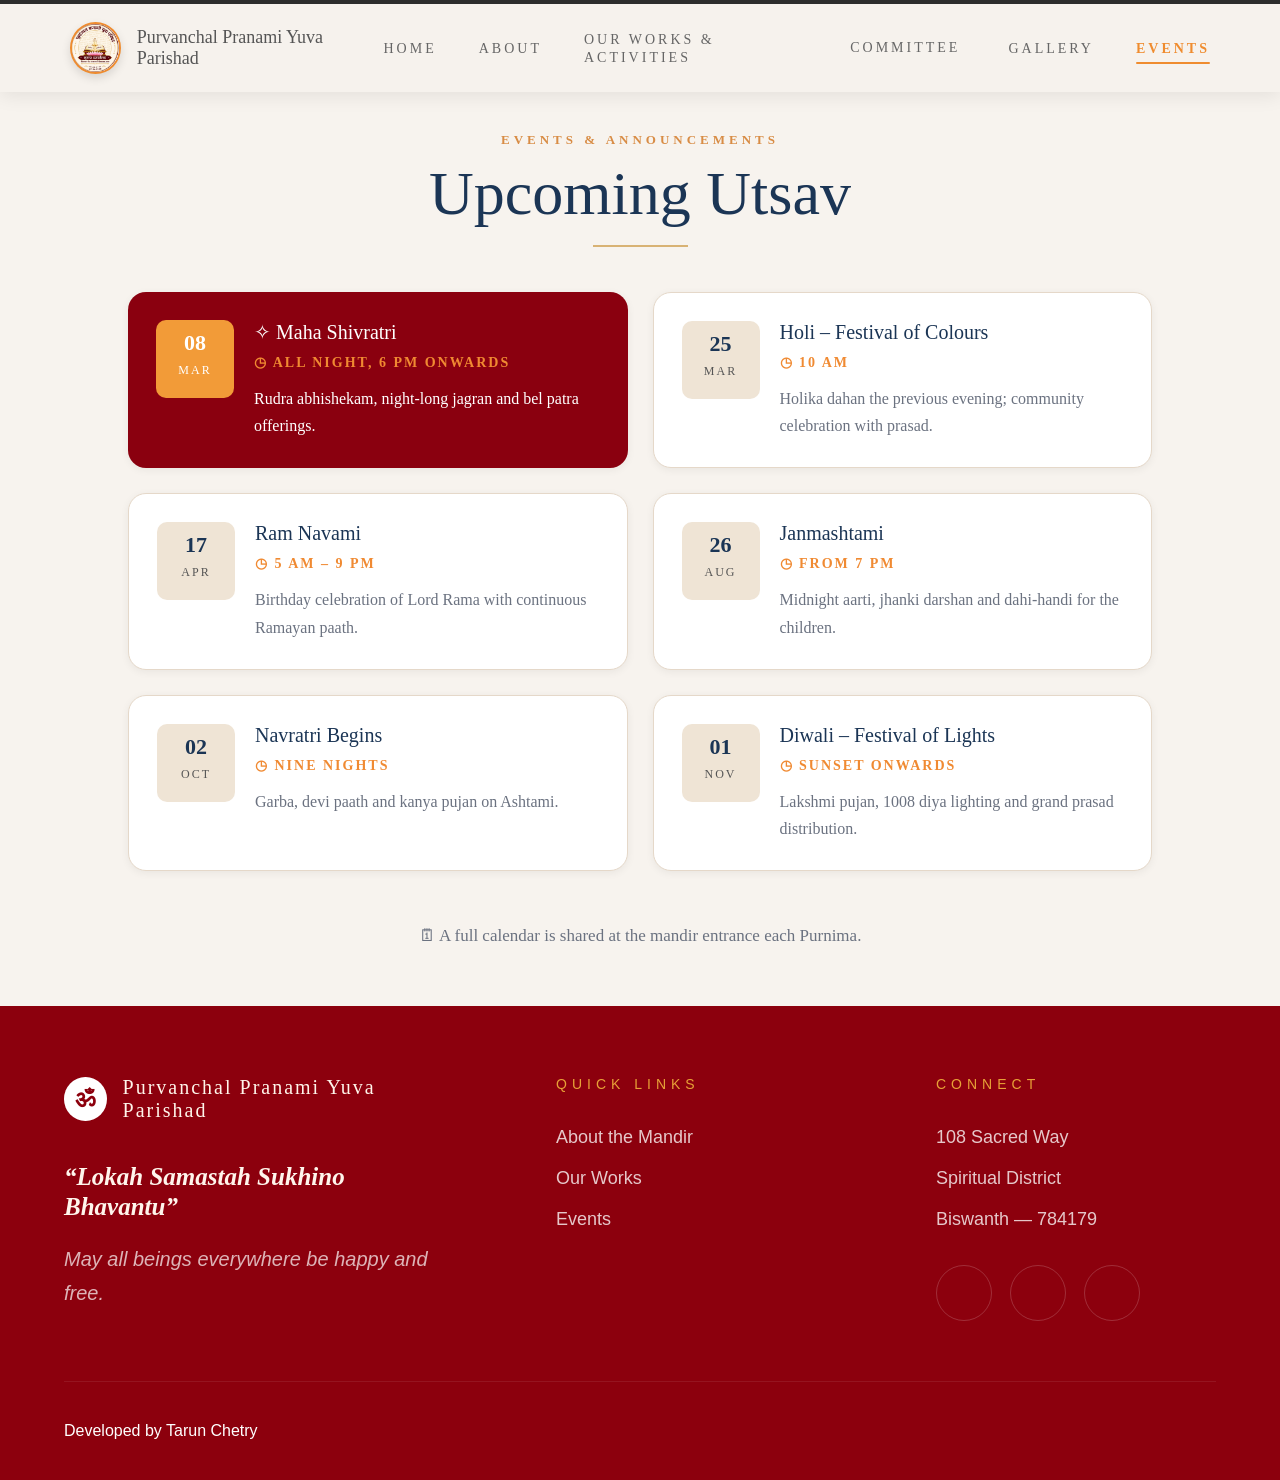
<file: frontend/Events.html>
<!DOCTYPE html>
<html lang="en">
<head>
    <meta charset="UTF-8">
    <meta name="viewport" content="width=device-width, initial-scale=1.0">
    <title>Events</title>
    <style>
        * {
      margin: 0;
      padding: 0;
      box-sizing: border-box;
    }

    body {
      /* font-family: "Poppins", sans-serif; */
      background: #f5f2ed;
    }

    /* NAVBAR */
    .navbar {
      width: 100%;
      position: sticky;
      top: 0;
      z-index: 9999;
      background: #f6f2ed;
      border-top: 4px solid #2d2d2d;
      padding: 18px 70px;
      display: flex;
      align-items: center;
      justify-content: space-between;
      box-shadow: 0 4px 18px rgba(0, 0, 0, 0.08);
    }

    /* LEFT LOGO */
    .logo {
      display: flex;
      align-items: center;
      gap: 16px;
    }

    .logo-circle {
      width: 52px;
      height: 52px;
      background: #fff;
      border-radius: 50%;
      display: flex;
      align-items: center;
      justify-content: center;
      overflow: hidden;
      border: 2px solid #ef8c2f;
      box-shadow: 0 4px 10px rgba(0, 0, 0, 0.12);
    }

    .logo-circle img {
      width: 100%;
      height: 100%;
      object-fit: cover;
      display: block;
    }

    .logo-text {
      font-family: "Cinzel", serif;
      font-size: 18px;
      /* letter-spacing: px; */
      color: #555;
      font-weight: 500;
    }

    /* NAV LINKS */
    .nav-links {
      display: flex;
      align-items: center;
      gap: 42px;
      list-style: none;
    }

    .nav-links a {
      text-decoration: none;
      color: #666;
      font-size: 14px;
      font-weight: 400;
      letter-spacing: 3px;
      transition: 0.3s ease;
      position: relative;
    }

    .nav-links a:hover {
      color: #ef8c2f;
    }

    .nav-links .active {
      color: #ef8c2f;
      font-weight: 600;
    }

    .nav-links .active::after {
      content: "";
      position: absolute;
      left: 0;
      right: 0;
      bottom: -8px;
      height: 2px;
      background: #ef8c2f;
      border-radius: 999px;
    }


    /* RESPONSIVE */
    @media (max-width: 1200px) {
      .navbar {
        flex-direction: column;
        gap: 20px;
      }

      .nav-links {
        flex-wrap: wrap;
        justify-content: center;
        gap: 20px;
      }
    }

    @media (max-width: 768px) {
      .navbar {
        padding: 20px;
      }

      .logo-text {
        font-size: 15px;
        letter-spacing: 3px;
      }

      .nav-links a {
        font-size: 12px;
      }

      .darshan-btn {
        padding: 12px 22px;
        font-size: 12px;
      }
    }

    *{
    margin:0;
    padding:0;
    box-sizing:border-box;
}

body{
    background:#f7f3ee;
    font-family:Georgia, serif;
}

.utsav-section{
    width:80%;
    margin:auto;
    padding:40px 0 60px;
}

.title-box{
    text-align:center;
    margin-bottom:45px;
}

.title-box p{
    color:#d88c45;
    letter-spacing:4px;
    font-size:13px;
    font-weight:600;
    margin-bottom:10px;
}

.title-box h2{
    font-size:62px;
    color:#1b3555;
    font-weight:500;
    text-transform:capitalize;
}

.line{
    width:95px;
    height:2px;
    background:#d8b274;
    margin:16px auto;
}

.utsav-grid{
    display:grid;
    grid-template-columns:repeat(2,1fr);
    gap:25px;
}

.event-card{
    background:#fff;
    border:1px solid #e5d8c9;
    border-radius:18px;
    padding:28px;
    display:flex;
    gap:20px;
    align-items:flex-start;
    box-shadow:0 2px 8px rgba(0,0,0,.06);
    transition:.3s;
}

.event-card:hover{
    transform:translateY(-4px);
}

.active{
    color:white;
    border:none;
}

.date-box{
    min-width:78px;
    height:78px;
    background:#efe4d5;
    border-radius:10px;
    text-align:center;
    padding-top:10px;
}

.active .date-box{
    background:#f29b38;
    color:white;
}

.date-box h3{
    font-size:22px;
    margin-bottom:4px;
    color:#1b3555;
}

.date-box span{
    font-size:12px;
    letter-spacing:2px;
    color:#555;
}

.active .date-box h3,
.active .date-box span{
    color:white;
}

.event-info h3{
    font-size:20px;
    color:#1b3555;
    margin-bottom:10px;
    font-weight:500;
}

.event-info h4{
    color:#f08a32;
    font-size:14px;
    letter-spacing:2px;
    margin-bottom:14px;
}

.event-info p{
    color:#6b7280;
    line-height:1.7;
    font-size:16px;
}

.active .event-info h3,
.active .event-info p{
    color:white;
}

.bottom-note{
    text-align:center;
    margin-top:55px;
    color:#6b7280;
    font-size:17px;
}

@media(max-width:900px){

    .utsav-grid{
        grid-template-columns:1fr;
    }

    .title-box h2{
        font-size:42px;
    }

    .event-card{
        flex-direction:column;
    }
}

/* ===== FOOTER ===== */

.mandir-footer{
  background:#8c000d;
  padding:70px 5% 40px;
  color:white;
  font-family:'Poppins',sans-serif;
}

/* CONTAINER */

.mandir-footer-container{
  display:grid;
  grid-template-columns:1.4fr 1fr 1fr;
  gap:100px;
  padding-bottom:60px;
  border-bottom:1px solid rgba(255,255,255,0.08);
}

/* BRAND */

.mandir-footer-brand{
  max-width:520px;
}

/* LOGO */

.mandir-footer-logo-wrap{
  display:flex;
  align-items:center;
  gap:16px;
  margin-bottom:40px;
}

.mandir-footer-logo-circle{
  width:44px;
  height:44px;
  border-radius:50%;
  background:white;
  color:#8c000d;
  display:flex;
  align-items:center;
  justify-content:center;
  font-size:24px;
  font-weight:bold;
}

.mandir-footer-logo-text{
  font-family:'Cormorant Garamond',serif;
  font-size:20px;
  letter-spacing:2px;
  color:#fff5eb;
}

/* QUOTE */

.mandir-footer-quote{
  font-family:'Cormorant Garamond',serif;
  font-size:25px;
  line-height:1.2;
  font-style:italic;
  color:#fff5ec;
  margin-bottom:20px;
}

.mandir-footer-subtitle{
  font-size:20px;
  color:rgba(255,255,255,0.7);
  font-style:italic;
  line-height:1.7;
}

/* TITLES */

.mandir-footer-heading{
  color:#e7a137;
  font-size:14px;
  letter-spacing:5px;
  text-transform:uppercase;
  margin-bottom:35px;
  font-weight:500;
}

/* LINKS */

.mandir-footer-links{
  list-style:none;
}

.mandir-footer-links li{
  margin-bottom:20px;
}

.mandir-footer-links li a{
  text-decoration:none;
  color:rgba(255,255,255,0.78);
  font-size:18px;
  transition:0.3s;
}

.mandir-footer-links li a:hover{
  color:white;
  padding-left:6px;
}

/* CONTACT */

.mandir-footer-contact-area p{
  color:rgba(255,255,255,0.78);
  margin-bottom:20px;
  font-size:18px;
}

/* SOCIAL ICONS */

.mandir-footer-socials{
  display:flex;
  gap:18px;
  margin-top:35px;
}

.mandir-footer-socials a{
  width:56px;
  height:56px;
  border-radius:50%;
  border:1px solid rgba(255,255,255,0.18);
  display:flex;
  align-items:center;
  justify-content:center;
  color:white;
  text-decoration:none;
  font-size:20px;
  transition:0.3s;
}

.mandir-footer-socials a:hover{
  background:white;
  color:#8c000d;
  transform:translateY(-5px);
}

/* BOTTOM */

.mandir-footer-bottom{
  display:flex;
  justify-content:space-between;
  align-items:center;
  flex-wrap:wrap;
  gap:20px;
  padding-top:40px;
}

.mandir-footer-bottom p{
  color:rgba(255,255,255,0.55);
  font-size:15px;
  letter-spacing:4px;
  text-transform:uppercase;
}

/* RESPONSIVE */

@media(max-width:1200px){

  .mandir-footer-container{
    grid-template-columns:1fr 1fr;
  }

  .mandir-footer-brand{
    grid-column:1/-1;
  }
}

@media(max-width:768px){

  .mandir-footer{
    padding:70px 25px 35px;
  }

  .mandir-footer-container{
    grid-template-columns:1fr;
    gap:60px;
  }

  .mandir-footer-logo-text{
    font-size:24px;
    letter-spacing:3px;
  }

  .mandir-footer-quote{
    font-size:42px;
  }

  .mandir-footer-subtitle{
    font-size:18px;
  }

  .mandir-footer-bottom{
    flex-direction:column;
    align-items:flex-start;
  }

  .mandir-footer-bottom p{
    letter-spacing:2px;
    line-height:1.6;
  }
}

@media(max-width:480px){

  .mandir-footer-quote{
    font-size:34px;
  }

  .mandir-footer-socials a{
    width:48px;
    height:48px;
  }
}
    </style>
    <link rel="stylesheet" href="nav-mobile.css">
</head>
<body>
     <nav class="navbar">
    <!-- LOGO -->
    <div class="logo">
      <div class="logo-circle">
        <img src="frontphoto/logo.jpeg" alt="Purvanchal Pranami Yuva Parishad logo">
      </div>
      <div class="logo-text">Purvanchal Pranami Yuva Parishad</div>
    </div>

    <button class="mobile-menu-btn" type="button" aria-label="Open navigation" aria-expanded="false">
      <span></span>
      <span></span>
      <span></span>
    </button>

    <!-- NAV LINKS -->
    <ul class="nav-links">
      <li><a href="index.html">HOME</a></li>
      <li><a href="about.html">ABOUT</a></li>
      <li><a href="our-works.html">OUR WORKS & ACTIVITIES</a></li>
      <li class="dropdown">
        <a href="#">
          COMMITTEE
          <i class="fa-solid fa-angle-down"></i>
        </a>
        <ul class="dropdown-menu">
          <li><a href="present-committee.html">Present Committee Members</a></li>
          <li><a href="previous-committee.html">Previous Committee Members</a></li>
        </ul>
      </li>
      <li><a href="Gallery.html">GALLERY</a></li>
      <li><a href="Events.html" class="active">EVENTS</a></li>
      <!-- <li><a href="#">DONATE</a></li> -->
      <!-- <li><a href="#">CONTACT</a></li> -->
    </ul>
  </nav>

  <section class="utsav-section">

    <div class="title-box">
        <p>EVENTS & ANNOUNCEMENTS</p>
        <h2>Upcoming Utsav</h2>
        <div class="line"></div>
    </div>

    <div class="utsav-grid">

        <!-- Card 1 -->
        <div class="event-card active" style="background: #8a000f;">
            <div class="date-box">
                <h3>08</h3>
                <span>MAR</span>
            </div>

            <div class="event-info">
                <h3>✧ Maha Shivratri</h3>
                <h4>◷ ALL NIGHT, 6 PM ONWARDS</h4>
                <p>Rudra abhishekam, night-long jagran and bel patra offerings.</p>
            </div>
        </div>

        <!-- Card 2 -->
        <div class="event-card">
            <div class="date-box">
                <h3>25</h3>
                <span>MAR</span>
            </div>

            <div class="event-info">
                <h3>Holi – Festival of Colours</h3>
                <h4>◷ 10 AM</h4>
                <p>Holika dahan the previous evening; community celebration with prasad.</p>
            </div>
        </div>

        <!-- Card 3 -->
        <div class="event-card">
            <div class="date-box">
                <h3>17</h3>
                <span>APR</span>
            </div>

            <div class="event-info">
                <h3>Ram Navami</h3>
                <h4>◷ 5 AM – 9 PM</h4>
                <p>Birthday celebration of Lord Rama with continuous Ramayan paath.</p>
            </div>
        </div>

        <!-- Card 4 -->
        <div class="event-card">
            <div class="date-box">
                <h3>26</h3>
                <span>AUG</span>
            </div>

            <div class="event-info">
                <h3>Janmashtami</h3>
                <h4>◷ FROM 7 PM</h4>
                <p>Midnight aarti, jhanki darshan and dahi-handi for the children.</p>
            </div>
        </div>

        <!-- Card 5 -->
        <div class="event-card">
            <div class="date-box">
                <h3>02</h3>
                <span>OCT</span>
            </div>

            <div class="event-info">
                <h3>Navratri Begins</h3>
                <h4>◷ NINE NIGHTS</h4>
                <p>Garba, devi paath and kanya pujan on Ashtami.</p>
            </div>
        </div>

        <!-- Card 6 -->
        <div class="event-card">
            <div class="date-box">
                <h3>01</h3>
                <span>NOV</span>
            </div>

            <div class="event-info">
                <h3>Diwali – Festival of Lights</h3>
                <h4>◷ SUNSET ONWARDS</h4>
                <p>Lakshmi pujan, 1008 diya lighting and grand prasad distribution.</p>
            </div>
        </div>

    </div>

    <div class="bottom-note">
        🗓 A full calendar is shared at the mandir entrance each Purnima.
    </div>

</section>

<!-- ===== FOOTER ===== -->

<footer class="mandir-footer">

  <div class="mandir-footer-container">

    <!-- LEFT SIDE -->

    <div class="mandir-footer-brand">

      <div class="mandir-footer-logo-wrap">

        <div class="mandir-footer-logo-circle">
          ॐ
        </div>

        <div class="mandir-footer-logo-text">
          Purvanchal Pranami Yuva Parishad
        </div>

      </div>

      <h2 class="mandir-footer-quote">
        “Lokah Samastah Sukhino Bhavantu”
      </h2>

      <p class="mandir-footer-subtitle">
        May all beings everywhere be happy and free.
      </p>

    </div>

    <!-- QUICK LINKS -->

    <div class="mandir-footer-links-area">

      <h4 class="mandir-footer-heading">
        Quick Links
      </h4>

      <ul class="mandir-footer-links">

        <li><a href="#">About the Mandir</a></li>
        <li><a href="#">Our Works</a></li>
        <li><a href="#">Events</a></li>

      </ul>

    </div>

    <!-- CONTACT -->

    <div class="mandir-footer-contact-area">

      <h4 class="mandir-footer-heading">
        Connect
      </h4>

      <p>108 Sacred Way</p>
      <p>Spiritual District</p>
      <p>Biswanth — 784179</p>

      <!-- SOCIAL -->

      <div class="mandir-footer-socials">

        <a href="#">
          <i class="fab fa-facebook-f"></i>
        </a>

        <a href="#">
          <i class="fab fa-instagram"></i>
        </a>

        <a href="#">
          <i class="fab fa-youtube"></i>
        </a>

      </div>

    </div>

  </div>

  <!-- BOTTOM -->

  <div class="mandir-footer-bottom">Developed by Tarun Chetry</div>

</footer>
<script src="nav.js"></script>
</body>
</html>
</file>
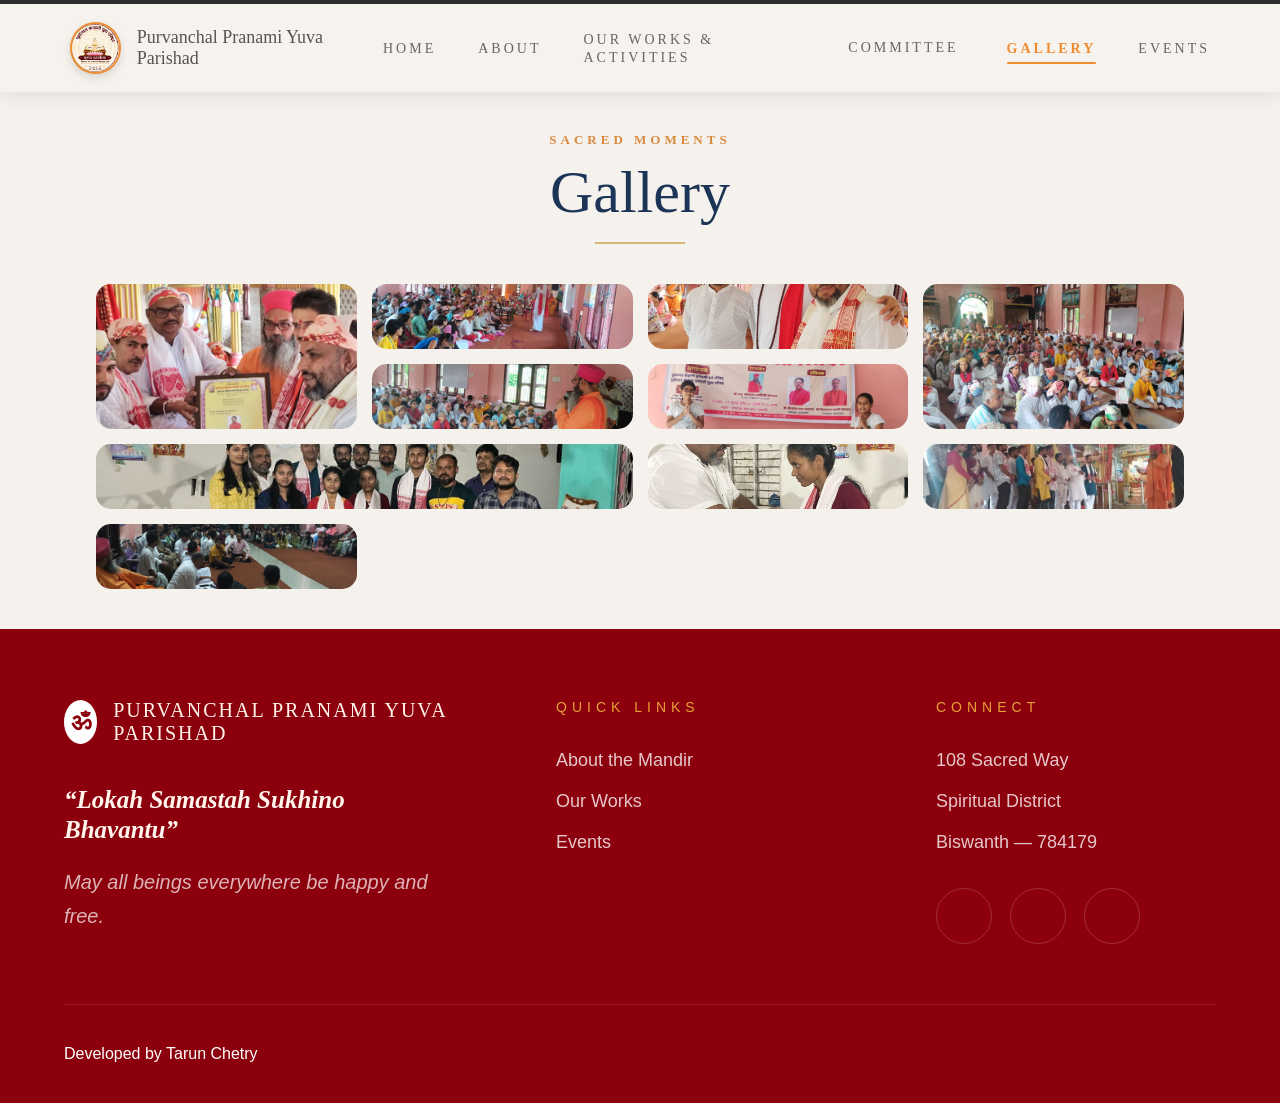
<file: frontend/Gallery.html>
<!DOCTYPE html>
<html lang="en">
<head>
    <meta charset="UTF-8">
    <meta name="viewport" content="width=device-width, initial-scale=1.0">
    <title>Gallery</title>
    <style>
        * {
      margin: 0;
      padding: 0;
      box-sizing: border-box;
    }

    body {
      /* font-family: "Poppins", sans-serif; */
      background: #f5f2ed;
    }

    /* NAVBAR */
    .navbar {
      width: 100%;
      position: sticky;
      top: 0;
      z-index: 9999;
      background: #f6f2ed;
      border-top: 4px solid #2d2d2d;
      padding: 18px 70px;
      display: flex;
      align-items: center;
      justify-content: space-between;
      box-shadow: 0 4px 18px rgba(0, 0, 0, 0.08);
    }

    /* LEFT LOGO */
    .logo {
      display: flex;
      align-items: center;
      gap: 16px;
    }

    .logo-circle {
      width: 52px;
      height: 52px;
      background: #fff;
      border-radius: 50%;
      display: flex;
      align-items: center;
      justify-content: center;
      overflow: hidden;
      border: 2px solid #ef8c2f;
      box-shadow: 0 4px 10px rgba(0, 0, 0, 0.12);
    }

    .logo-circle img {
      width: 100%;
      height: 100%;
      object-fit: cover;
      display: block;
    }

    .logo-text {
      font-family: "Cinzel", serif;
      font-size: 18px;
      /* letter-spacing: px; */
      color: #555;
      font-weight: 500;
    }

    /* NAV LINKS */
    .nav-links {
      display: flex;
      align-items: center;
      gap: 42px;
      list-style: none;
    }

    .nav-links a {
      text-decoration: none;
      color: #666;
      font-size: 14px;
      font-weight: 400;
      letter-spacing: 3px;
      transition: 0.3s ease;
      position: relative;
    }

    .nav-links a:hover {
      color: #ef8c2f;
    }

    .nav-links .active {
      color: #ef8c2f;
      font-weight: 600;
    }

    .nav-links .active::after {
      content: "";
      position: absolute;
      left: 0;
      right: 0;
      bottom: -8px;
      height: 2px;
      background: #ef8c2f;
      border-radius: 999px;
    }


    /* RESPONSIVE */
    @media (max-width: 1200px) {
      .navbar {
        flex-direction: column;
        gap: 20px;
      }

      .nav-links {
        flex-wrap: wrap;
        justify-content: center;
        gap: 20px;
      }
    }

    @media (max-width: 768px) {
      .navbar {
        padding: 20px;
      }

      .logo-text {
        font-size: 15px;
        letter-spacing: 3px;
      }

      .nav-links a {
        font-size: 12px;
      }

      .darshan-btn {
        padding: 12px 22px;
        font-size: 12px;
      }
    }


    .gallery-section{
    width:85%;
    margin:auto;
    padding:40px 0;
}

.heading{
    text-align:center;
    margin-bottom:40px;
}

.heading p{
    color:#d98a3f;
    letter-spacing:4px;
    font-size:13px;
    font-weight:bold;
    margin-bottom:10px;
}

.heading h2{
    font-size:60px;
    color:#1c3557;
    font-weight:500;
    text-transform:capitalize;
}

.heading .line{
    width:90px;
    height:2px;
    background:#d6b77a;
    margin:15px auto;
}

.gallery-grid{
    display:grid;
    grid-template-columns:repeat(4,1fr);
    grid-auto-rows:65px;
    gap:15px;
}

.item{
    overflow:hidden;
    border-radius:15px;
}

.item img{
    width:100%;
    height:100%;
    object-fit:cover;
    display:block;
    transition:.4s;
}

.item img:hover{
    transform:scale(1.05);
}

.tall{
    grid-row:span 2;
}

.wide{
    grid-column:span 2;
}

@media(max-width:900px){
    .gallery-grid{
        grid-template-columns:repeat(2,1fr);
    }
}

@media(max-width:600px){
    .gallery-grid{
        grid-template-columns:1fr;
    }

    .heading h2{
        font-size:40px;
    }
}

    /* ===== FOOTER ===== */

.mandir-footer{
  background:#8c000d;
  padding:70px 5% 40px;
  color:white;
  font-family:'Poppins',sans-serif;
}

/* CONTAINER */

.mandir-footer-container{
  display:grid;
  grid-template-columns:1.4fr 1fr 1fr;
  gap:100px;
  padding-bottom:60px;
  border-bottom:1px solid rgba(255,255,255,0.08);
}

/* BRAND */

.mandir-footer-brand{
  max-width:520px;
}

/* LOGO */

.mandir-footer-logo-wrap{
  display:flex;
  align-items:center;
  gap:16px;
  margin-bottom:40px;
}

.mandir-footer-logo-circle{
  width:44px;
  height:44px;
  border-radius:50%;
  background:white;
  color:#8c000d;
  display:flex;
  align-items:center;
  justify-content:center;
  font-size:24px;
  font-weight:bold;
}

.mandir-footer-logo-text{
  font-family:'Cormorant Garamond',serif;
  font-size:20px;
  letter-spacing:2px;
  color:#fff5eb;
}

/* QUOTE */

.mandir-footer-quote{
  font-family:'Cormorant Garamond',serif;
  font-size:25px;
  line-height:1.2;
  font-style:italic;
  color:#fff5ec;
  margin-bottom:20px;
}

.mandir-footer-subtitle{
  font-size:20px;
  color:rgba(255,255,255,0.7);
  font-style:italic;
  line-height:1.7;
}

/* TITLES */

.mandir-footer-heading{
  color:#e7a137;
  font-size:14px;
  letter-spacing:5px;
  text-transform:uppercase;
  margin-bottom:35px;
  font-weight:500;
}

/* LINKS */

.mandir-footer-links{
  list-style:none;
}

.mandir-footer-links li{
  margin-bottom:20px;
}

.mandir-footer-links li a{
  text-decoration:none;
  color:rgba(255,255,255,0.78);
  font-size:18px;
  transition:0.3s;
}

.mandir-footer-links li a:hover{
  color:white;
  padding-left:6px;
}

/* CONTACT */

.mandir-footer-contact-area p{
  color:rgba(255,255,255,0.78);
  margin-bottom:20px;
  font-size:18px;
}

/* SOCIAL ICONS */

.mandir-footer-socials{
  display:flex;
  gap:18px;
  margin-top:35px;
}

.mandir-footer-socials a{
  width:56px;
  height:56px;
  border-radius:50%;
  border:1px solid rgba(255,255,255,0.18);
  display:flex;
  align-items:center;
  justify-content:center;
  color:white;
  text-decoration:none;
  font-size:20px;
  transition:0.3s;
}

.mandir-footer-socials a:hover{
  background:white;
  color:#8c000d;
  transform:translateY(-5px);
}

/* BOTTOM */

.mandir-footer-bottom{
  display:flex;
  justify-content:space-between;
  align-items:center;
  flex-wrap:wrap;
  gap:20px;
  padding-top:40px;
}

.mandir-footer-bottom p{
  color:rgba(255,255,255,0.55);
  font-size:15px;
  letter-spacing:4px;
  text-transform:uppercase;
}

/* RESPONSIVE */

@media(max-width:1200px){

  .mandir-footer-container{
    grid-template-columns:1fr 1fr;
  }

  .mandir-footer-brand{
    grid-column:1/-1;
  }
}

@media(max-width:768px){

  .mandir-footer{
    padding:70px 25px 35px;
  }

  .mandir-footer-container{
    grid-template-columns:1fr;
    gap:60px;
  }

  .mandir-footer-logo-text{
    font-size:24px;
    letter-spacing:3px;
  }

  .mandir-footer-quote{
    font-size:42px;
  }

  .mandir-footer-subtitle{
    font-size:18px;
  }

  .mandir-footer-bottom{
    flex-direction:column;
    align-items:flex-start;
  }

  .mandir-footer-bottom p{
    letter-spacing:2px;
    line-height:1.6;
  }
}

@media(max-width:480px){

  .mandir-footer-quote{
    font-size:34px;
  }

  .mandir-footer-socials a{
    width:48px;
    height:48px;
  }
}
    </style>
    <link rel="stylesheet" href="nav-mobile.css">
</head>
<body>
    <nav class="navbar">
    <!-- LOGO -->
    <div class="logo">
      <div class="logo-circle">
        <img src="frontphoto/logo.jpeg" alt="Purvanchal Pranami Yuva Parishad logo">
      </div>
      <div class="logo-text">Purvanchal Pranami Yuva Parishad</div>
    </div>

    <button class="mobile-menu-btn" type="button" aria-label="Open navigation" aria-expanded="false">
      <span></span>
      <span></span>
      <span></span>
    </button>

    <!-- NAV LINKS -->
    <ul class="nav-links">
      <li><a href="index.html">HOME</a></li>
      <li><a href="about.html">ABOUT</a></li>
      <li><a href="our-works.html">OUR WORKS & ACTIVITIES</a></li>
      <li class="dropdown">
        <a href="#">
          COMMITTEE
          <i class="fa-solid fa-angle-down"></i>
        </a>
        <ul class="dropdown-menu">
          <li><a href="present-committee.html">Present Committee Members</a></li>
          <li><a href="previous-committee.html">Previous Committee Members</a></li>
        </ul>
      </li>
      <li><a href="Gallery.html" class="active">GALLERY</a></li>
      <li><a href="Events.html">EVENTS</a></li>
      <!-- <li><a href="#">DONATE</a></li> -->
      <!-- <li><a href="#">CONTACT</a></li> -->
    </ul>
  </nav>


  <section class="gallery-section">
    <div class="heading">
        <p>SACRED MOMENTS</p>
        <h2>Gallery</h2>
        <div class="line"></div>
    </div>

    <div class="gallery-grid">

        <div class="item tall">
            <img src="galleryphoto/image1.png" alt="">
        </div>

        <div class="item">
            <img src="galleryphoto/image2.png" alt="">
        </div>

        <div class="item">
            <img src="galleryphoto/image3.png" alt="">
        </div>

        <div class="item tall">
            <img src="galleryphoto/image4.png" alt="">
        </div>

        <div class="item">
            <img src="galleryphoto/image5.png" alt="">
        </div>

        <div class="item">
            <img src="galleryphoto/image6.png" alt="">
        </div>

        <div class="item wide">
            <img src="galleryphoto/image7.png" alt="">
        </div>

        <div class="item">
            <img src="galleryphoto/image8.png" alt="">
        </div>

        <div class="item">
            <img src="galleryphoto/image9.png" alt="">
        </div>

        <div class="item">
            <img src="galleryphoto/image10.png" alt="">
        </div>

    </div>
</section>
 <!-- ===== FOOTER ===== -->

<footer class="mandir-footer">

  <div class="mandir-footer-container">

    <!-- LEFT SIDE -->

    <div class="mandir-footer-brand">

      <div class="mandir-footer-logo-wrap">

        <div class="mandir-footer-logo-circle">
          ॐ
        </div>

        <div class="mandir-footer-logo-text">
          PURVANCHAL PRANAMI YUVA PARISHAD
        </div>

      </div>

      <h2 class="mandir-footer-quote">
        “Lokah Samastah Sukhino Bhavantu”
      </h2>

      <p class="mandir-footer-subtitle">
        May all beings everywhere be happy and free.
      </p>

    </div>

    <!-- QUICK LINKS -->

    <div class="mandir-footer-links-area">

      <h4 class="mandir-footer-heading">
        Quick Links
      </h4>

      <ul class="mandir-footer-links">

        <li><a href="about.html">About the Mandir</a></li>
        <li><a href="our-works.html">Our Works</a></li>
        <li><a href="Events.html">Events</a></li>

      </ul>

    </div>

    <!-- CONTACT -->

    <div class="mandir-footer-contact-area">

      <h4 class="mandir-footer-heading">
        Connect
      </h4>

      <p>108 Sacred Way</p>
      <p>Spiritual District</p>
      <p>Biswanth — 784179</p>

      <!-- SOCIAL -->

      <div class="mandir-footer-socials">

        <a href="#">
          <i class="fab fa-facebook-f"></i>
        </a>

        <a href="#">
          <i class="fab fa-instagram"></i>
        </a>

        <a href="#">
          <i class="fab fa-youtube"></i>
        </a>

      </div>

    </div>

  </div>

  <!-- BOTTOM -->

  <div class="mandir-footer-bottom">Developed by Tarun Chetry</div>

</footer>


<script src="nav.js"></script>
</body>
</html>
</file>
<file: nav-mobile.css>
.mobile-menu-btn {
  display: none;
}

.nav-links .dropdown {
  position: relative;
}

.nav-links .dropdown > a {
  display: flex;
  align-items: center;
  gap: 6px;
}

.nav-links .dropdown-menu {
  position: absolute;
  top: calc(100% + 18px);
  left: 0;
  z-index: 10000;
  display: grid;
  width: 270px;
  gap: 0;
  padding: 8px;
  list-style: none;
  background: #fffaf3;
  border: 1px solid rgba(45, 45, 45, 0.12);
  border-radius: 10px;
  box-shadow: 0 16px 38px rgba(0, 0, 0, 0.16);
  opacity: 0;
  visibility: hidden;
  transform: translateY(8px);
  transition: opacity 0.2s ease, transform 0.2s ease, visibility 0.2s ease;
}

.nav-links .dropdown:hover .dropdown-menu,
.nav-links .dropdown:focus-within .dropdown-menu {
  opacity: 1;
  visibility: visible;
  transform: translateY(0);
}

.nav-links .dropdown-menu a {
  display: block;
  padding: 12px 14px;
  border-radius: 8px;
  color: #555;
  font-size: 12px;
  letter-spacing: 1px;
  white-space: nowrap;
}

.nav-links .dropdown-menu a:hover {
  background: #ef8c2f;
  color: #fff;
}

.nav-links .dropdown-menu a::after {
  display: none;
}

@media (max-width: 768px) {
  .navbar {
    position: sticky !important;
    top: 0 !important;
    z-index: 9999 !important;
    display: flex !important;
    flex-direction: row !important;
    align-items: center !important;
    justify-content: space-between !important;
    gap: 14px !important;
    padding: 14px 18px !important;
  }

  .navbar .logo {
    min-width: 0;
  }

  .navbar .logo-circle {
    width: 42px !important;
    height: 42px !important;
    font-size: 22px !important;
    flex: 0 0 auto;
  }

  .navbar .logo-text {
    font-size: 14px !important;
    letter-spacing: 1px !important;
    line-height: 1.2;
  }

  .mobile-menu-btn {
    display: inline-flex;
    width: 46px;
    height: 42px;
    flex: 0 0 auto;
    align-items: center;
    justify-content: center;
    flex-direction: column;
    gap: 5px;
    border: 1px solid rgba(239, 140, 47, 0.45);
    border-radius: 8px;
    background: #ef8c2f;
    cursor: pointer;
  }

  .mobile-menu-btn span {
    width: 23px;
    height: 3px;
    background: #ffffff;
    border-radius: 999px;
    transition: transform 0.2s ease, opacity 0.2s ease;
  }

  .navbar.menu-open .mobile-menu-btn span:nth-child(1) {
    transform: translateY(8px) rotate(45deg);
  }

  .navbar.menu-open .mobile-menu-btn span:nth-child(2) {
    opacity: 0;
  }

  .navbar.menu-open .mobile-menu-btn span:nth-child(3) {
    transform: translateY(-8px) rotate(-45deg);
  }

  .navbar .nav-links {
    position: absolute !important;
    top: calc(100% + 8px);
    right: 14px;
    display: grid !important;
    max-height: 0;
    overflow: hidden;
    gap: 0 !important;
    padding: 0 18px !important;
    border: 1px solid rgba(45, 45, 45, 0.12);
    border-radius: 12px;
    background: #fffaf3;
    box-shadow: 0 16px 38px rgba(0, 0, 0, 0.16);
    list-style: none;
    opacity: 0;
    transition: max-height 0.28s ease, padding 0.28s ease, opacity 0.2s ease;
  }

  .navbar.menu-open .nav-links {
    max-height: 430px;
    padding: 10px 18px !important;
    opacity: 1;
  }

  .navbar .nav-links li {
    width: 100%;
  }

  .navbar .nav-links .dropdown > a {
    display: flex;
    align-items: center;
    justify-content: space-between;
    gap: 10px;
    color: #ef8c2f !important;
    font-weight: 600;
  }

  .navbar .nav-links .dropdown-menu {
    position: static !important;
    display: grid !important;
    width: 100% !important;
    max-height: 0 !important;
    margin: 0 !important;
    padding: 0 0 0 14px !important;
    border: 0 !important;
    border-radius: 0 !important;
    background: transparent !important;
    box-shadow: none !important;
    opacity: 0 !important;
    visibility: hidden !important;
    transform: none !important;
    pointer-events: none !important;
    overflow: hidden !important;
    transition: max-height 0.25s ease, opacity 0.2s ease, margin 0.2s ease !important;
  }

  .navbar .nav-links .dropdown.dropdown-open .dropdown-menu {
    max-height: 120px !important;
    margin: 0 0 6px !important;
    opacity: 1 !important;
    visibility: visible !important;
    pointer-events: auto !important;
  }

  .navbar .nav-links .dropdown.dropdown-open > a i {
    transform: rotate(180deg);
  }

  .navbar .nav-links .dropdown-menu a {
    padding: 10px 4px !important;
    color: #666 !important;
    font-size: 12px !important;
    letter-spacing: 1px !important;
    text-transform: none;
    white-space: normal !important;
  }

  .navbar .nav-links .dropdown-menu a:hover,
  .navbar .nav-links .dropdown-menu .active {
    color: #ef8c2f !important;
    background: transparent !important;
  }

  .navbar .nav-links a {
    display: block;
    padding: 14px 4px;
    border-bottom: 1px solid rgba(45, 45, 45, 0.08);
    color: #555 !important;
    font-size: 13px !important;
    letter-spacing: 2px !important;
  }

  .navbar .nav-links li:last-child a {
    border-bottom: 0;
  }

  .navbar .nav-links a:hover,
  .navbar .nav-links .active {
    color: #ef8c2f !important;
  }

  .navbar .nav-links .active::after {
    display: none !important;
  }
}

@media (max-width: 420px) {
  .navbar .logo-text {
    max-width: 190px;
  }
}
</file>
<file: frontend/nav-mobile.css>
.mobile-menu-btn {
  display: none;
}

.nav-links .dropdown {
  position: relative;
}

.nav-links .dropdown > a {
  display: flex;
  align-items: center;
  gap: 6px;
}

.nav-links .dropdown-menu {
  position: absolute;
  top: calc(100% + 18px);
  left: 0;
  z-index: 10000;
  display: grid;
  width: 270px;
  gap: 0;
  padding: 8px;
  list-style: none;
  background: #fffaf3;
  border: 1px solid rgba(45, 45, 45, 0.12);
  border-radius: 10px;
  box-shadow: 0 16px 38px rgba(0, 0, 0, 0.16);
  opacity: 0;
  visibility: hidden;
  transform: translateY(8px);
  transition: opacity 0.2s ease, transform 0.2s ease, visibility 0.2s ease;
}

.nav-links .dropdown:hover .dropdown-menu,
.nav-links .dropdown:focus-within .dropdown-menu {
  opacity: 1;
  visibility: visible;
  transform: translateY(0);
}

.nav-links .dropdown-menu a {
  display: block;
  padding: 12px 14px;
  border-radius: 8px;
  color: #555;
  font-size: 12px;
  letter-spacing: 1px;
  white-space: nowrap;
}

.nav-links .dropdown-menu a:hover {
  background: #ef8c2f;
  color: #fff;
}

.nav-links .dropdown-menu a::after {
  display: none;
}

@media (max-width: 768px) {
  .navbar {
    position: sticky !important;
    top: 0 !important;
    z-index: 9999 !important;
    display: flex !important;
    flex-direction: row !important;
    align-items: center !important;
    justify-content: space-between !important;
    gap: 14px !important;
    padding: 14px 18px !important;
  }

  .navbar .logo {
    min-width: 0;
  }

  .navbar .logo-circle {
    width: 42px !important;
    height: 42px !important;
    font-size: 22px !important;
    flex: 0 0 auto;
  }

  .navbar .logo-text {
    font-size: 14px !important;
    letter-spacing: 1px !important;
    line-height: 1.2;
  }

  .mobile-menu-btn {
    display: inline-flex;
    width: 46px;
    height: 42px;
    flex: 0 0 auto;
    align-items: center;
    justify-content: center;
    flex-direction: column;
    gap: 5px;
    border: 1px solid rgba(239, 140, 47, 0.45);
    border-radius: 8px;
    background: #ef8c2f;
    cursor: pointer;
  }

  .mobile-menu-btn span {
    width: 23px;
    height: 3px;
    background: #ffffff;
    border-radius: 999px;
    transition: transform 0.2s ease, opacity 0.2s ease;
  }

  .navbar.menu-open .mobile-menu-btn span:nth-child(1) {
    transform: translateY(8px) rotate(45deg);
  }

  .navbar.menu-open .mobile-menu-btn span:nth-child(2) {
    opacity: 0;
  }

  .navbar.menu-open .mobile-menu-btn span:nth-child(3) {
    transform: translateY(-8px) rotate(-45deg);
  }

  .navbar .nav-links {
    position: absolute !important;
    top: calc(100% + 8px);
    right: 14px;
    display: grid !important;
    max-height: 0;
    overflow: hidden;
    gap: 0 !important;
    padding: 0 18px !important;
    border: 1px solid rgba(45, 45, 45, 0.12);
    border-radius: 12px;
    background: #fffaf3;
    box-shadow: 0 16px 38px rgba(0, 0, 0, 0.16);
    list-style: none;
    opacity: 0;
    transition: max-height 0.28s ease, padding 0.28s ease, opacity 0.2s ease;
  }

  .navbar.menu-open .nav-links {
    max-height: 430px;
    padding: 10px 18px !important;
    opacity: 1;
  }

  .navbar .nav-links li {
    width: 100%;
  }

  .navbar .nav-links .dropdown > a {
    display: flex;
    align-items: center;
    justify-content: space-between;
    gap: 10px;
    color: #ef8c2f !important;
    font-weight: 600;
  }

  .navbar .nav-links .dropdown-menu {
    position: static !important;
    display: grid !important;
    width: 100% !important;
    max-height: 0 !important;
    margin: 0 !important;
    padding: 0 0 0 14px !important;
    border: 0 !important;
    border-radius: 0 !important;
    background: transparent !important;
    box-shadow: none !important;
    opacity: 0 !important;
    visibility: hidden !important;
    transform: none !important;
    pointer-events: none !important;
    overflow: hidden !important;
    transition: max-height 0.25s ease, opacity 0.2s ease, margin 0.2s ease !important;
  }

  .navbar .nav-links .dropdown.dropdown-open .dropdown-menu {
    max-height: 120px !important;
    margin: 0 0 6px !important;
    opacity: 1 !important;
    visibility: visible !important;
    pointer-events: auto !important;
  }

  .navbar .nav-links .dropdown.dropdown-open > a i {
    transform: rotate(180deg);
  }

  .navbar .nav-links .dropdown-menu a {
    padding: 10px 4px !important;
    color: #666 !important;
    font-size: 12px !important;
    letter-spacing: 1px !important;
    text-transform: none;
    white-space: normal !important;
  }

  .navbar .nav-links .dropdown-menu a:hover,
  .navbar .nav-links .dropdown-menu .active {
    color: #ef8c2f !important;
    background: transparent !important;
  }

  .navbar .nav-links a {
    display: block;
    padding: 14px 4px;
    border-bottom: 1px solid rgba(45, 45, 45, 0.08);
    color: #555 !important;
    font-size: 13px !important;
    letter-spacing: 2px !important;
  }

  .navbar .nav-links li:last-child a {
    border-bottom: 0;
  }

  .navbar .nav-links a:hover,
  .navbar .nav-links .active {
    color: #ef8c2f !important;
  }

  .navbar .nav-links .active::after {
    display: none !important;
  }
}

@media (max-width: 420px) {
  .navbar .logo-text {
    max-width: 190px;
  }
}
</file>
